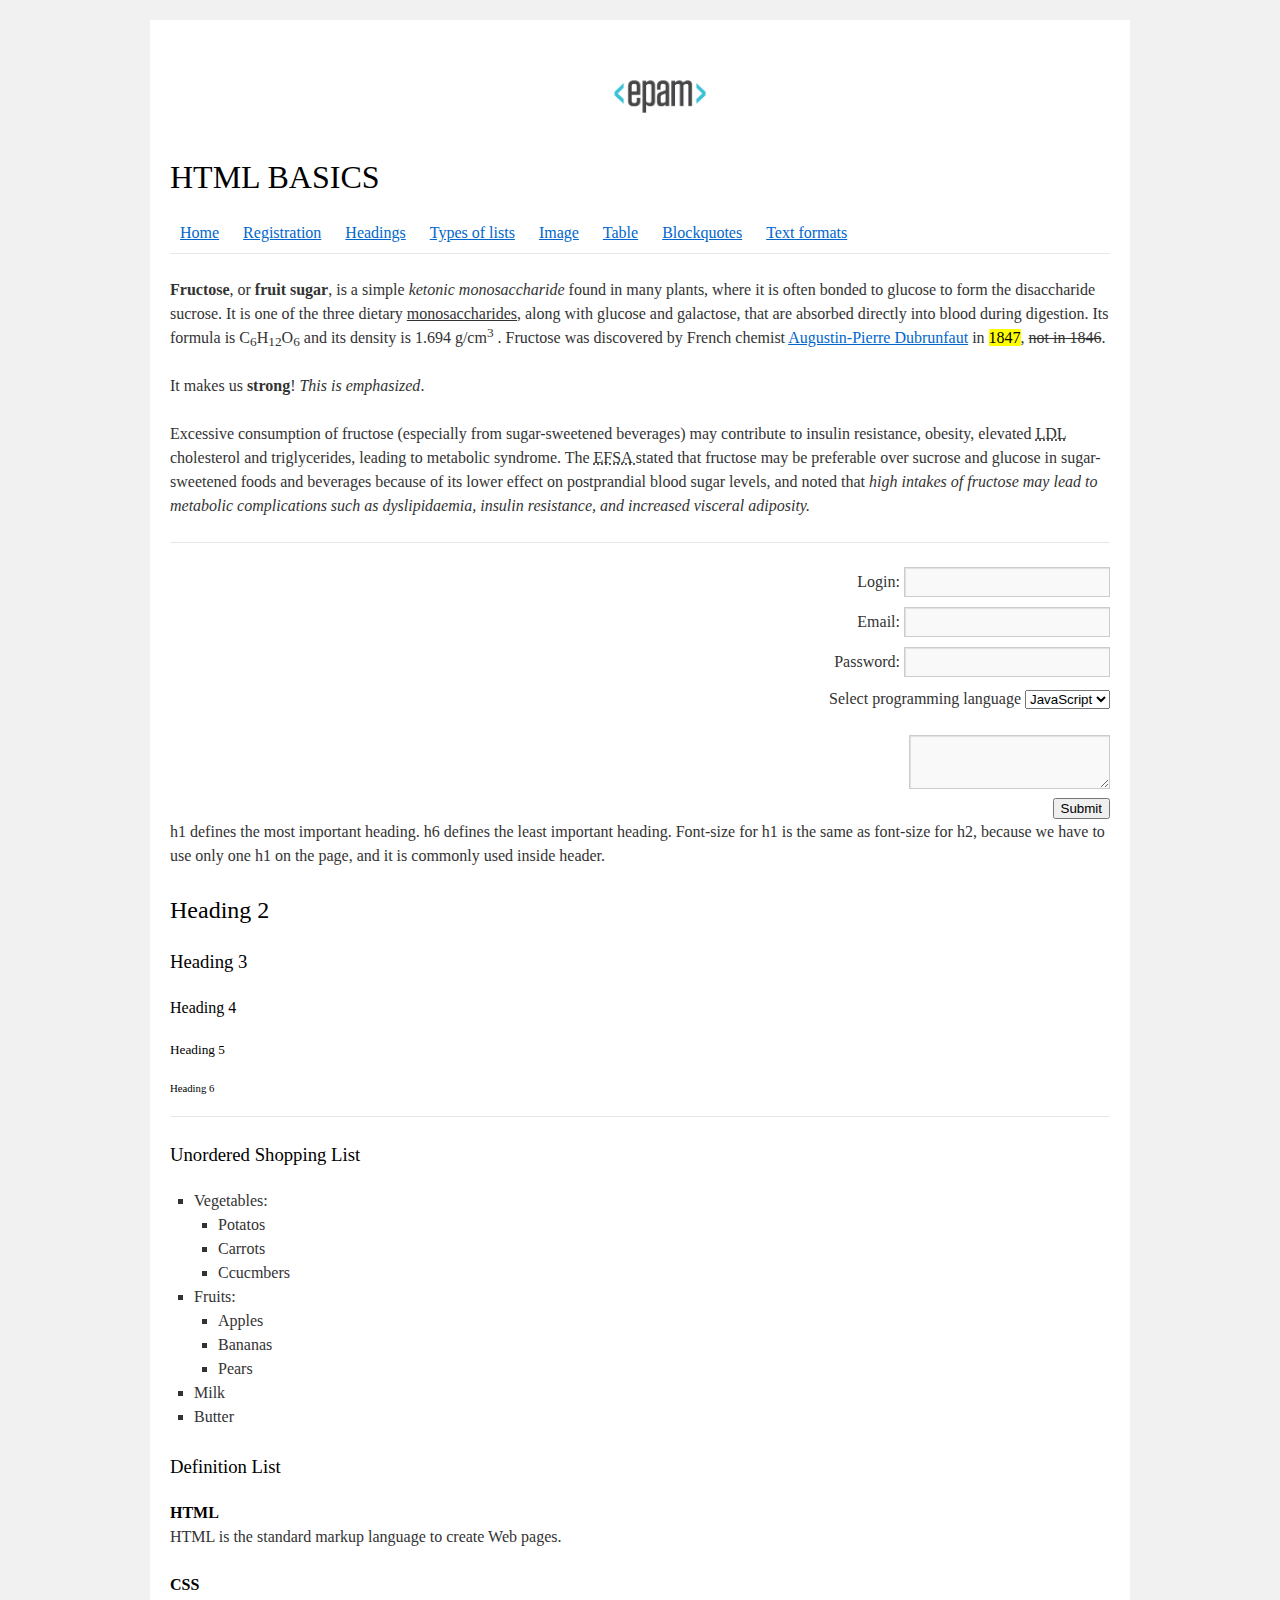
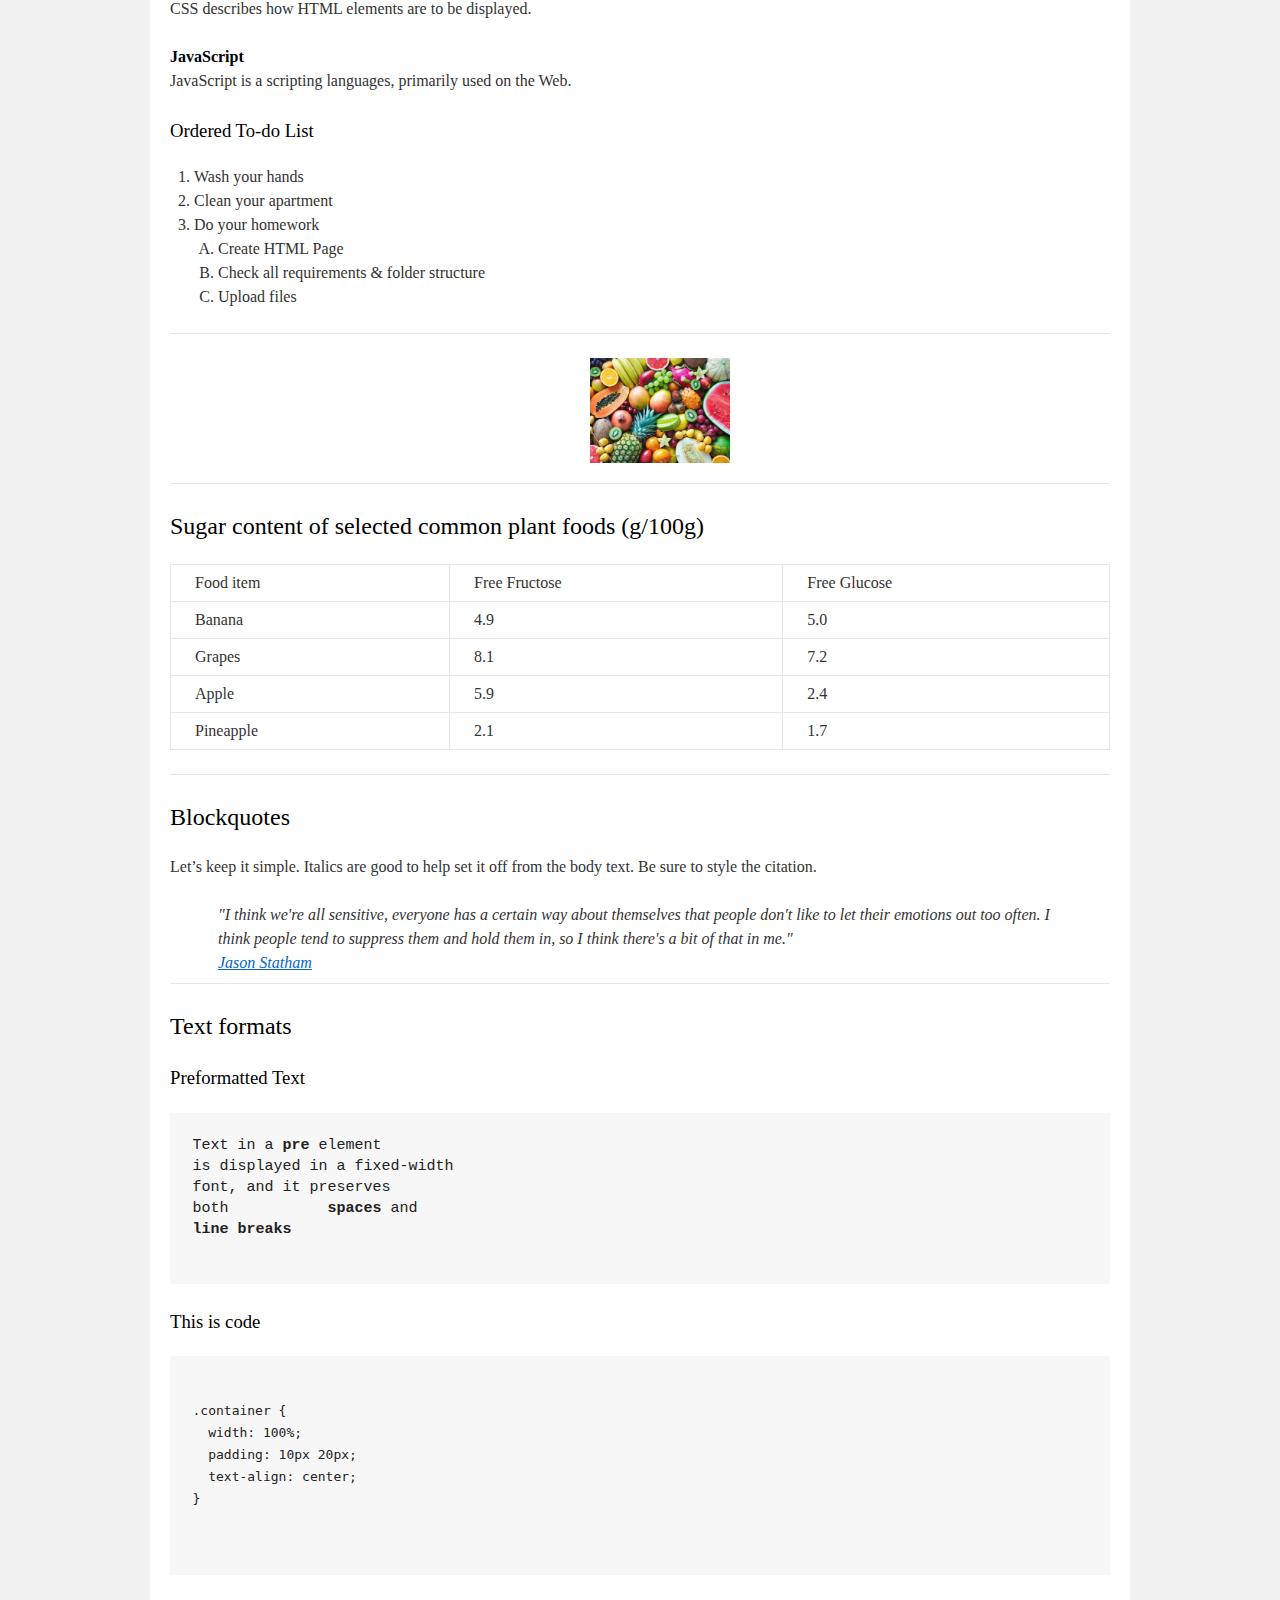
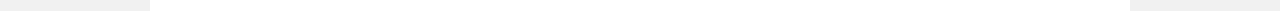
<file: FL14_HW1/homework/index.html>
<!DOCTYPE html>
<html lang="en">
  <head>
    <meta charset="utf-8" />
    <title>HTML Basics</title>
    <link rel="stylesheet" href="style.css" />
  </head>

  <body>
    <div id="wrapper">
      <div id="main">
        <div id="container">
          <div id="content" role="main">
            <img src="logo.png" alt="logoimage" />
            <h1 id="homeanchor">HTML BASICS</h1>

            <nav>
              <a href="#homeanchor">Home</a>
              <a href="#registrationanchor">Registration</a>
              <a href="#headingsanchor">Headings</a>
              <a href="#listsanchor">Types of lists</a>
              <a href="#imageanchor">Image</a>
              <a href="#tableanchor">Table</a>
              <a href="#blockquotesanchor">Blockquotes</a>
              <a href="#formatsanchor">Text formats</a>
            </nav>

            <hr />

            <p>
              <b>Fructose</b>, or <b>fruit sugar</b>, is a simple
              <i>ketonic monosaccharide</i> found in many plants, where it is
              often bonded to glucose to form the disaccharide sucrose. It is
              one of the three dietary <u>monosaccharides</u>, along with
              glucose and galactose, that are absorbed directly into blood
              during digestion. Its formula is C<sub>6</sub>H<sub>12</sub>O<sub
                >6</sub
              >
              and its density is 1.694 g/cm<sup>3</sup> . Fructose was
              discovered by French chemist
              <a href="https://en.wikipedia.org/wiki/Augustin-Pierre_Dubrunfaut"
                >Augustin-Pierre Dubrunfaut</a
              >
              in <mark>1847</mark>, <s>not in 1846</s>.
            </p>
            <p>
              It makes us <strong>strong</strong>! <em>This is emphasized</em>.
            </p>
            <p>
              Excessive consumption of fructose (especially from sugar-sweetened
              beverages) may contribute to insulin resistance, obesity, elevated
              <abbr title="Low-density lipoprotein">LDL</abbr> cholesterol and
              triglycerides, leading to metabolic syndrome. The
              <abbr
                title="European Food
                Safety Authority"
                >EFSA
              </abbr>
              stated that fructose may be preferable over sucrose and glucose in
              sugar-sweetened foods and beverages because of its lower effect on
              postprandial blood sugar levels, and noted that
              <cite
                >high intakes of fructose may lead to metabolic complications
                such as dyslipidaemia, insulin resistance, and increased
                visceral adiposity.</cite
              >
            </p>
            <hr />

            <form>
              <fieldset>
                <label for="userlogin" id="registrationanchor">Login:</label>
                <input id="userlogin" type="text" /><br />

                <label for="useremail">Email:</label>
                <input id="useremail" type="text" /><br />

                <label for="userpassword">Password:</label>
                <input id="userpassword" type="text" /><br />

                <label for="listoflanguages">Select programming language</label>
                <select id="listoflanguages">
                  <option value="JS">JavaScript</option>
                  <option value="HTML">Python</option>
                  <option value="CSS">PHP</option></select
                ><br /><br />
                <textarea> </textarea><br />
                <button type="submit">Submit</button>
              </fieldset>
            </form>
            <p>
              h1 defines the most important heading. h6 defines the least
              important heading. Font-size for h1 is the same as font-size for
              h2, because we have to use only one h1 on the page, and it is
              commonly used inside header.
            </p>
            <h2 id="headingsanchor">Heading 2</h2>
            <h3>Heading 3</h3>
            <h4>Heading 4</h4>
            <h5>Heading 5</h5>
            <h6>Heading 6</h6>

            <hr />

            <h3 id="listsanchor">Unordered Shopping List</h3>

            <ul>
              <li>
                Vegetables:
                <ul>
                  <li>Potatos</li>
                  <li>Carrots</li>
                  <li>Ccucmbers</li>
                </ul>
              </li>
              <li>
                Fruits:
                <ul>
                  <li>Apples</li>
                  <li>Bananas</li>
                  <li>Pears</li>
                </ul>
              </li>
              <li>Milk</li>
              <li>Butter</li>
            </ul>

            <h3>Definition List</h3>
            <dl>
              <dt>HTML</dt>
              <dd>HTML is the standard markup language to create Web pages.</dd>
              <dt>CSS</dt>
              <dd>CSS describes how HTML elements are to be displayed.</dd>
              <dt>JavaScript</dt>
              <dd>
                JavaScript is a scripting languages, primarily used on the Web.
              </dd>
            </dl>

            <h3>Ordered To-do List</h3>
            <ol>
              <li>Wash your hands</li>
              <li>Clean your apartment</li>
              <li>
                Do your homework
                <ol type="A">
                  <li>Create HTML Page</li>
                  <li>Check all requirements & folder structure</li>
                  <li>Upload files</li>
                </ol>
              </li>
            </ol>

            <hr />

            <img src="fruits.jpg" id="imageanchor" alt="fruitsimage" />

            <hr />
            <h2>Sugar content of selected common plant foods (g/100g)</h2>

            <table>
              <tr>
                <td id="tableanchor">Food item</td>
                <td>Free Fructose</td>
                <td>Free Glucose</td>
              </tr>
              <tr>
                <td>Banana</td>
                <td>4.9</td>
                <td>5.0</td>
              </tr>
              <tr>
                <td>Grapes</td>
                <td>8.1</td>
                <td>7.2</td>
              </tr>
              <tr>
                <td>Apple</td>
                <td>5.9</td>
                <td>2.4</td>
              </tr>
              <tr>
                <td>Pineapple</td>
                <td>2.1</td>
                <td>1.7</td>
              </tr>
            </table>
            <hr />

            <h2 id="blockquotesanchor">Blockquotes</h2>
            <p>
              Let’s keep it simple. Italics are good to help set it off from the
              body text. Be sure to style the citation.
            </p>
            <blockquote>
              "I think we're all sensitive, everyone has a certain way about
              themselves that people don't like to let their emotions out too
              often. I think people tend to suppress them and hold them in, so I
              think there's a bit of that in me."<br />
              <a href="https://en.wikipedia.org/wiki/Jason_Statham"
                >Jason Statham</a
              >
            </blockquote>

            <hr />

            <h2 id="formatsanchor">Text formats</h2>

            <h3>Preformatted Text</h3>
            <pre>
Text in a <b>pre</b> element
is displayed in a fixed-width
font, and it preserves
both           <b>spaces</b> and
<b>line breaks</b>
            </pre>

            <h3>This is code</h3>

            <pre>
                <code>
.container {
  width: 100%;
  padding: 10px 20px;
  text-align: center;
}
</code>
            </pre>
          </div>
        </div>
      </div>
    </div>
  </body>
</html>
</file>
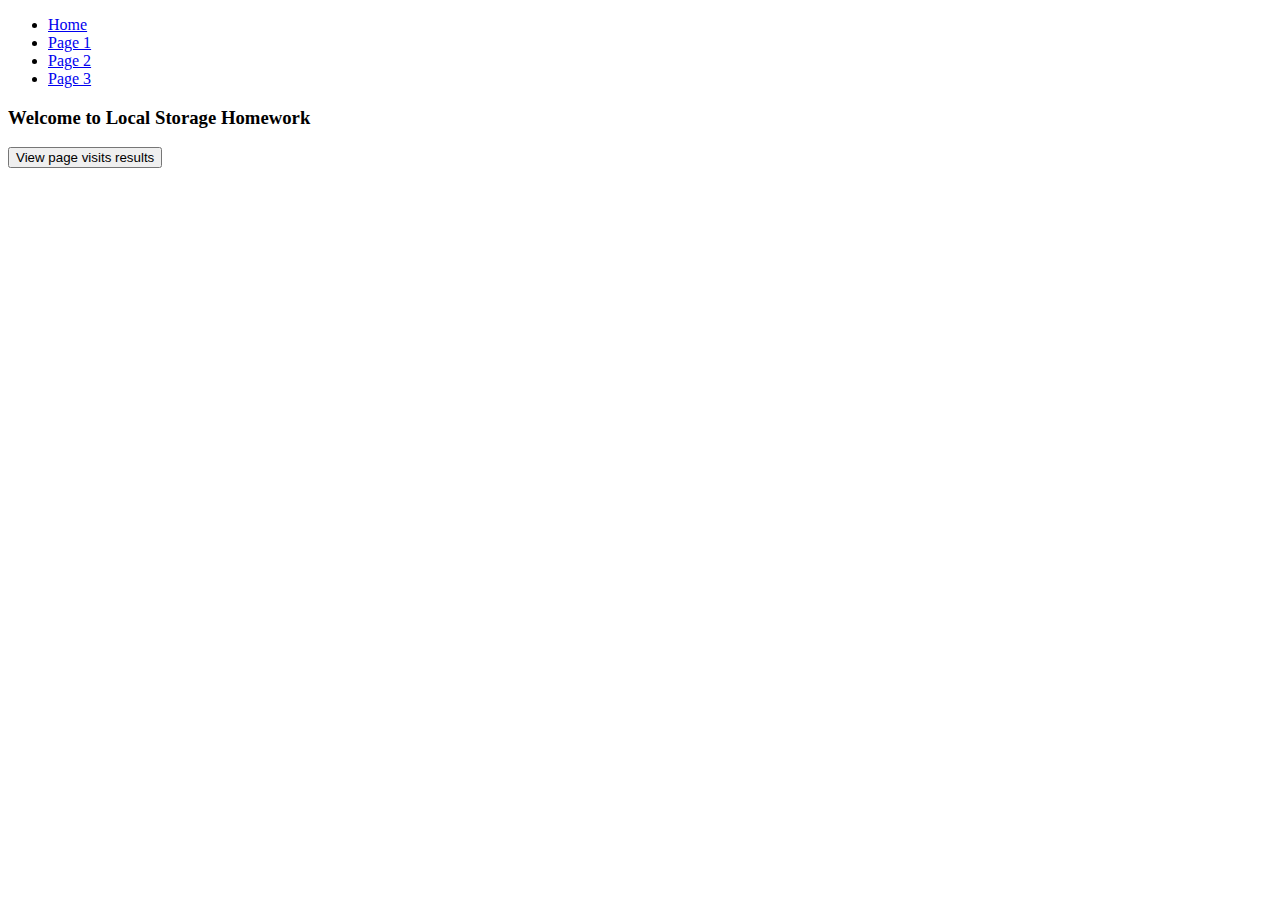
<file: FL14_HW12/homework/index.html>
<!DOCTYPE html>
<html lang="en">

<head>
  <meta charset="UTF-8">
  <meta name="viewport" content="width=device-width, initial-scale=1.0">
  <meta http-equiv="X-UA-Compatible" content="ie=edge">
  <link href="https://fonts.googleapis.com/css?family=Hind:400,600%7CSource+Sans+Pro:400,600,700%7CFresca"
        rel="stylesheet"/>

  <link rel="stylesheet" type="text/css" href="css/main.css">
  <link rel="stylesheet" href="https://cdn.jsdelivr.net/npm/bootstrap@4.5.3/dist/css/bootstrap.min.css"
        integrity="sha384-TX8t27EcRE3e/ihU7zmQxVncDAy5uIKz4rEkgIXeMed4M0jlfIDPvg6uqKI2xXr2" crossorigin="anonymous">
  <script src="https://code.jquery.com/jquery-3.5.1.slim.min.js"
          integrity="sha384-DfXdz2htPH0lsSSs5nCTpuj/zy4C+OGpamoFVy38MVBnE+IbbVYUew+OrCXaRkfj"
          crossorigin="anonymous"></script>
  <script src="https://cdn.jsdelivr.net/npm/bootstrap@4.5.3/dist/js/bootstrap.bundle.min.js"
          integrity="sha384-ho+j7jyWK8fNQe+A12Hb8AhRq26LrZ/JpcUGGOn+Y7RsweNrtN/tE3MoK7ZeZDyx"
          crossorigin="anonymous"></script>

  <script src="js/index.js"></script>

  <title>Homework 12</title>
</head>

<body>
  <div class="container">
    <div class="mx-auto" id="content">
      <ul class="nav nav-pills mt-3 mb-5 ml-5">
        <li class="nav-item">
          <a class="nav-link active" href="#">Home</a>
        </li>
        <li class="nav-item">
          <a class="nav-link" onclick="visitLink('Page1')" href="page_1.html">Page 1</a>
        </li>
        <li class="nav-item">
          <a class="nav-link" onclick="visitLink('Page2')" href="page_2.html">Page 2</a>
        </li>
        <li class="nav-item">
          <a class="nav-link" onclick="visitLink('Page3')" href="page_3.html">Page 3</a>
        </li>
      </ul>
      <h3 class="mb-5">Welcome to Local Storage Homework</h3>
      <button type="button" onclick="viewResults()" class="btn btn-primary btn-lg btn-block mb-5">View page visits results</button>
    </div>

  </div>
</body>

</html>
</file>
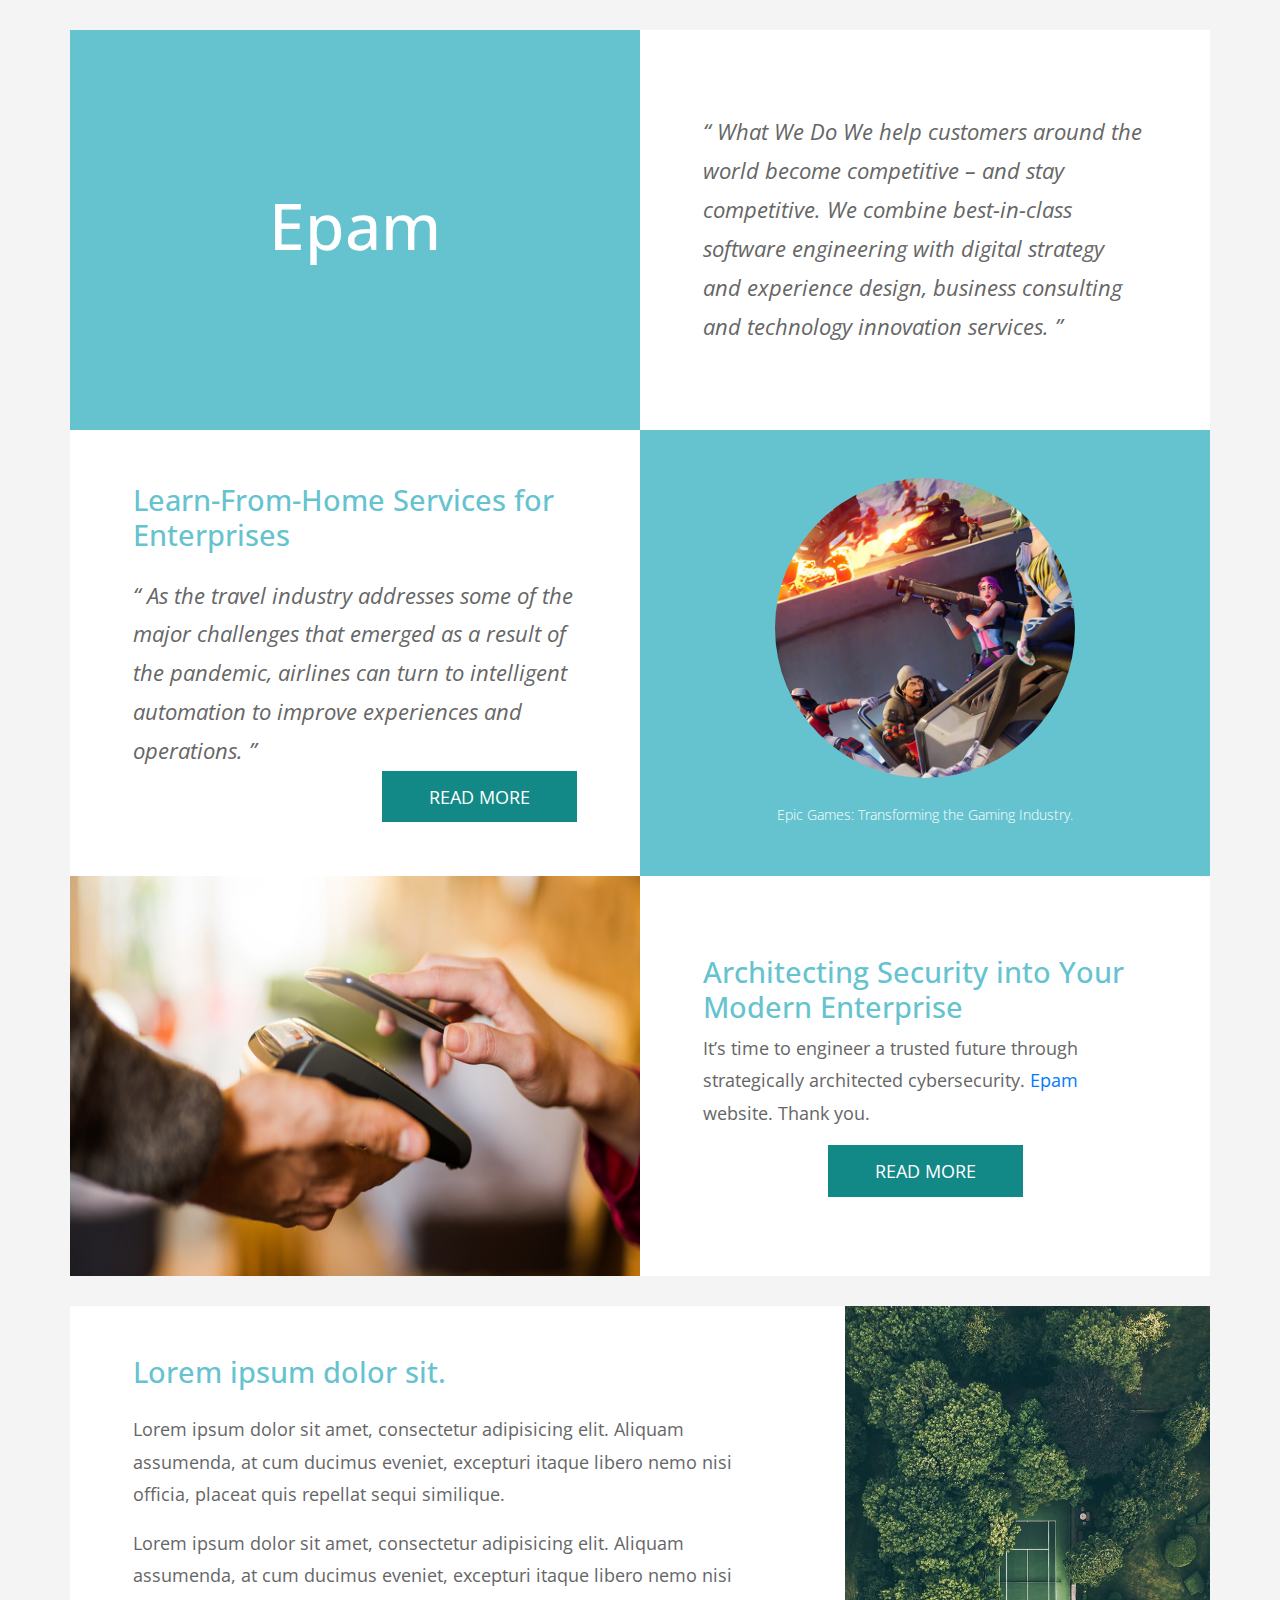
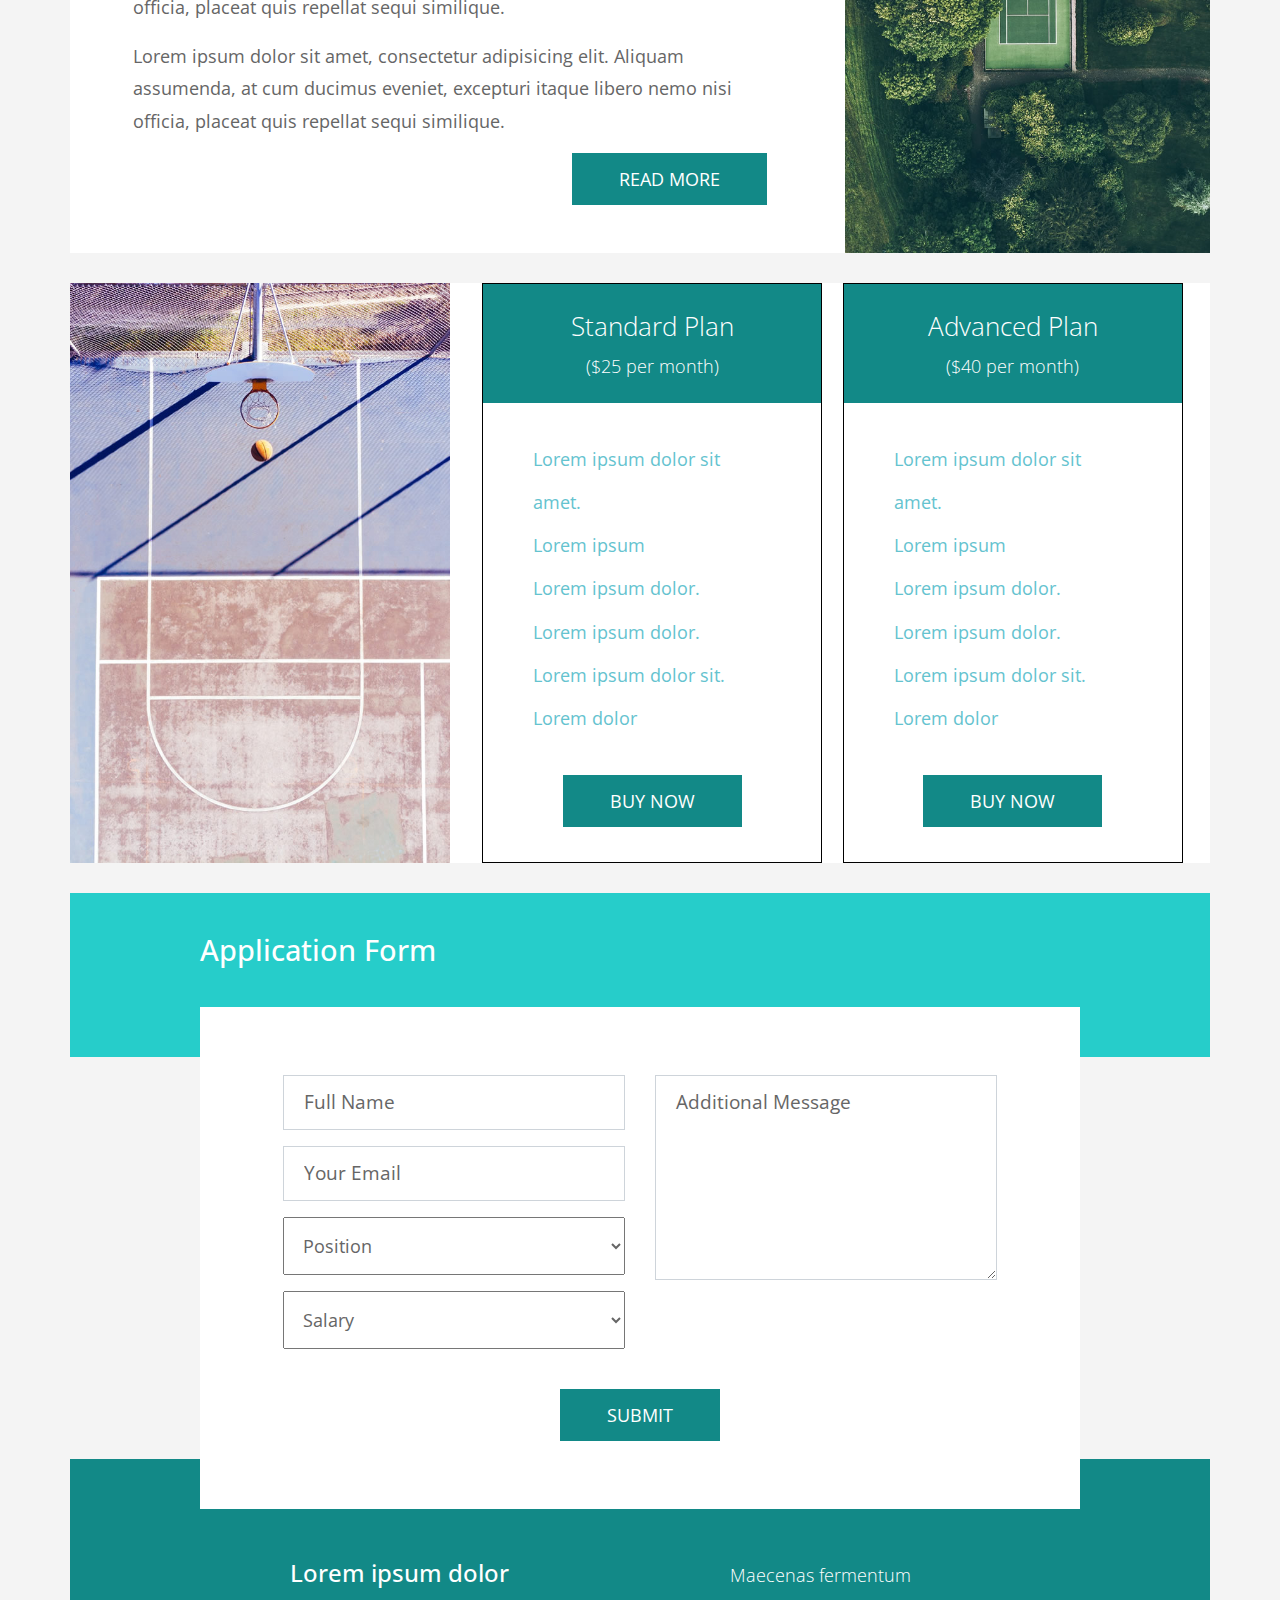
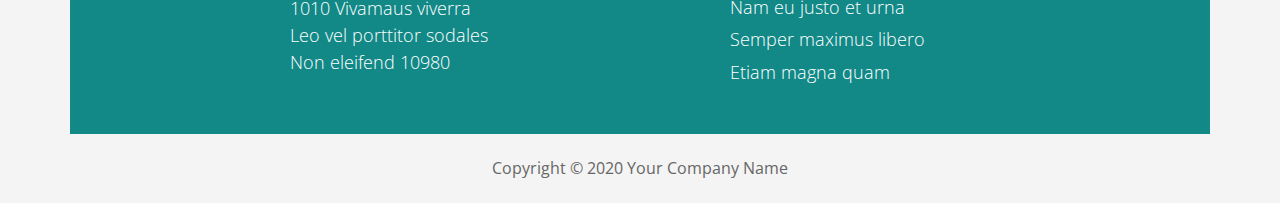
<file: FL14_HW2/homework/index.html>
<!DOCTYPE html>
<html lang="en">
<head>
  <meta charset="utf-8">
  <meta name="viewport" content="width=device-width, initial-scale=1">

  <title>CSS BASICS HW</title>
  
    <link rel="stylesheet" href="https://fonts.googleapis.com/css?family=Open+Sans:300,400">
    <link rel="stylesheet" href="css/bootstrap.min.css">
    <link rel="stylesheet" href="css/general.css">
    <link rel="stylesheet" href="css/style.css">

</head>

<body>

 <div class="container">
    
    <section class="row tm-section tm-card">
       <div class="col-sm-12 col-md-12 col-lg-6 col-xl-6 p-0">
        <div class="tm-flex-center p-5 tm-bg-color-primary tm-section-min-h">
          <h1 class="tm-text-color-white tm-site-name">Epam</h1>
        </div>
      </div>
      <div class="col-sm-12 col-md-12 col-lg-6 col-xl-6">
        <div class="tm-flex-center p-5">
          <q class="tm-quote">
              What We Do
              We help customers around the world become competitive – and stay competitive.
              We combine best-in-class software engineering with digital strategy and experience design, business consulting and technology innovation services.
          </q>
        </div>
      </div>
    </section>
    
    <section class="row tm-section tm-card tm-col-md-reverse">
        <div class="col-sm-12 col-md-12 col-lg-6 col-xl-6 p-0">
            <div class="tm-flex-center p-5 tm-bg-color-primary">
                <div class="tm-max-w-400 tm-flex-center tm-flex-col">
                    <div class="rounded-circle mb-4"></div>
                    <p class="tm-text-color-white small tm-font-thin mb-0">Epic Games: Transforming the Gaming Industry.</p>
                </div>
            </div>
        </div>
        <div class="col-sm-12 col-md-12 col-lg-6 col-xl-6">
      <div class="tm-flex-center p-5">
        <div class="tm-md-flex-center">
          <h2 class="tm-text-color-primary mb-4">Learn-From-Home Services for Enterprises</h2>
            <q class="tm-quote">
                As the travel industry addresses some of the major challenges that emerged as a result of the pandemic, airlines can turn to intelligent automation to improve experiences and operations.
            </q>
          <a href="#" class="btn btn-primary float-lg-right tm-md-align-center">Read more</a>
        </div>
      </div>
    </div>
    </section>
    
    <section class="row tm-section tm-mb-30 tm-card">
      <div class="col-sm-12 col-md-12 col-lg-6 col-xl-6 p-0 text-center">
        <img src="img/image-01.jpg" alt="Image" class="img-fluid">
      </div>
      <div class="col-sm-12 col-md-12 col-lg-6 col-xl-6">
        <div class="tm-flex-center p-5">
          <div class="tm-flex-center tm-flex-col">
            <h2 class="tm-text-color-primary">Architecting Security into Your Modern Enterprise</h2>
            <p>It’s time to engineer a trusted future through strategically architected cybersecurity.
                <a href="https://www.epam.com/insights/white-papers/architecting-security-into-your-modern-enterprise" target="_parent">Epam</a>
                website. Thank you.</p>
            <a href="#" class="btn btn-primary">Read More</a>
          </div>
        </div>
      </div>
    </section>
    
    <section class="row tm-section tm-mb-30">
     <div class="col-sm-12 col-md-12 col-lg-8 col-xl-8">
      <div class="tm-flex-center pl-5 pr-5 pt-5 pb-5">
        <div class="tm-md-flex-center">
         <h2 class="mb-4 tm-text-color-primary">Lorem ipsum dolor sit.</h2>
         <p>Lorem ipsum dolor sit amet, consectetur adipisicing elit. Aliquam assumenda, at cum ducimus eveniet, excepturi itaque libero nemo nisi officia, placeat quis repellat sequi similique.</p>
            <p>Lorem ipsum dolor sit amet, consectetur adipisicing elit. Aliquam assumenda, at cum ducimus eveniet, excepturi itaque libero nemo nisi officia, placeat quis repellat sequi similique.</p>
            <p>Lorem ipsum dolor sit amet, consectetur adipisicing elit. Aliquam assumenda, at cum ducimus eveniet, excepturi itaque libero nemo nisi officia, placeat quis repellat sequi similique.</p>
         <a href="#" class="btn btn-primary float-lg-right tm-md-align-center">Read More</a>
       </div>
     </div>
    </div>
    <div class="col-sm-12 col-md-12 col-lg-4 col-xl-4 text-xl-right text-md-center text-center mt-5 mt-lg-0 pr-lg-0">
     <img src="img/image-02.jpg" alt="Image" class="img-fluid">
    </div>
    </section>
    
    <section class="row tm-section tm-mb-30">
      <div class="col-sm-12 col-md-12 col-lg-4 col-xl-4 p-md-0 text-md-center text-center mb-4 mb-lg-0">
       <img src="img/image-03.jpg" alt="Image" class="img-fluid">
     </div>
     <div class="col-sm-12 col-md-6 col-lg-4 col-xl-4 pl-lg-4 pr-xl-0 mb-4 mb-lg-0">
      <div class="tm-flex-center">
       <div class="tm-pricing-table">
        <div class="tm-bg-color-secondary tm-text-color-white text-center tm-font-thin tm-pricing-header">
          <p class="mb-0 tm-pricing-header-title">Standard Plan</p>
          <p class="mb-0 tm-pricing-header-subtitle">($25 per month)</p>
        </div>
        <div class="tm-pricing-body">
          <ul class="tm-feature-list">
            <li>Lorem ipsum dolor sit amet.</li>
            <li>Lorem ipsum</li>
            <li>Lorem ipsum dolor.</li>
            <li>Lorem ipsum dolor.</li>
            <li>Lorem ipsum dolor sit.</li>
            <li>Lorem dolor</li>
          </ul>
          <a href="#" class="btn btn-secondary">Buy now</a>
        </div>
      </div>
    </div>
    </div>
    <div class="col-sm-12 col-md-6 col-lg-4 col-xl-4 pl-xl-0 mb-4 mb-lg-0">
      <div class="tm-flex-center">
       <div class="tm-pricing-table">
        <div class="tm-bg-color-secondary tm-text-color-white text-center tm-font-thin tm-pricing-header">
          <p class="mb-0 tm-pricing-header-title">Advanced Plan</p>
          <p class="mb-0 tm-pricing-header-subtitle">($40 per month)</p>
        </div>
        <div class="tm-pricing-body">
            <ul class="tm-feature-list">
                <li>Lorem ipsum dolor sit amet.</li>
                <li>Lorem ipsum</li>
                <li>Lorem ipsum dolor.</li>
                <li>Lorem ipsum dolor.</li>
                <li>Lorem ipsum dolor sit.</li>
                <li>Lorem dolor</li>
            </ul>
          <a href="#" class="btn btn-secondary">Buy now</a>
            <p class="tm-pricing-discount">
                <span class="tm-pricing-discount__star">*</span>
                <span class="tm-pricing-discount__text">Special discount</span>
            </p>
        </div>
      </div>
    </div>
    </div>
    </section>
    
    <section class="row">
      <div class="col-lg-12 tm-form-header pl-5 pr-5">
        <h2 class="tm-container-inner tm-text-color-white">Application Form</h2>
      </div>
      <div class="col-lg-12 pl-2 pl-sm-3 pl-md-5 pr-2 pr-sm-3 pr-md-5">
        <form action="index.html" method="post" class="row tm-container-inner tm-contact-form">
          <div class="col-xs-12 col-sm-12 col-md-6 col-lg-6 col-xl-6">
            <div class="form-group">
              <input type="text" id="contact_name" name="contact_name" class="form-control" placeholder="Full Name"  required/>
            </div>
            <div class="form-group">
              <input type="email" id="contact_email" name="contact_email" class="form-control" placeholder="Your Email"  required/>
            </div>
            <div class="form-group">
              <select>
                <option value="">Position</option>
                <option value="ceo">Chief Executive Officer</option>
                <option value="ms">Marketing Specialist</option>
                <option value="om">Operating Manager</option>
                <option value="sa">Sales Assistant</option>
              </select>
            </div>
            <div class="form-group">
              <select>
                <option value="">Salary</option>
                <option value="100k">$100,000-$140,000</option>
                <option value="200k">$200,000-$260,000</option>
                <option value="300k">$300,000-$375,000</option>
              </select>
            </div>
          </div>
          <div class="col-xs-12 col-sm-12 col-md-6 col-lg-6 col-xl-6">
            <div class="form-group">
              <textarea id="contact_message" name="contact_message" class="form-control" rows="6" placeholder="Additional Message" required></textarea>
            </div>
          </div>
          <div class="col-xs-12 mt-4 tm-center">
            <button type="submit" class="btn btn-primary">Submit</button>
          </div>
        </form>
      </div>
      <div class="col-lg-12 tm-bg-color-secondary tm-text-color-white tm-font-thin tm-form-footer">
        <div class="row tm-container-inner">
          <div class="col-sm-12 col-md-6 col-lg-6 col-xl-6">
            <div class="tm-footer-info-box">
              <h4>Lorem ipsum dolor</h4>
              <address>
                1010 Vivamaus viverra<br>
                Leo vel porttitor sodales<br>
                Non eleifend 10980
              </address>
            </div>
          </div>
          <div class="col-sm-12 col-md-6 col-lg-6 col-xl-6">
            <div class="tm-footer-info-box">
              <p>Maecenas fermentum<br>
              Nam eu justo et urna<br>
              Semper maximus libero<br>
              Etiam magna quam</p>
            </div>
          </div>
        </div>
      </div>
    </section>

    <div class="row">
        <div class="col-lg-12">
            <p class="text-center small tm-copyright-text mb-0">Copyright &copy; <span class="tm-current-year">2020</span> Your Company Name</p>
        </div>
    </div>

</div>

</body>
</html>
</file>
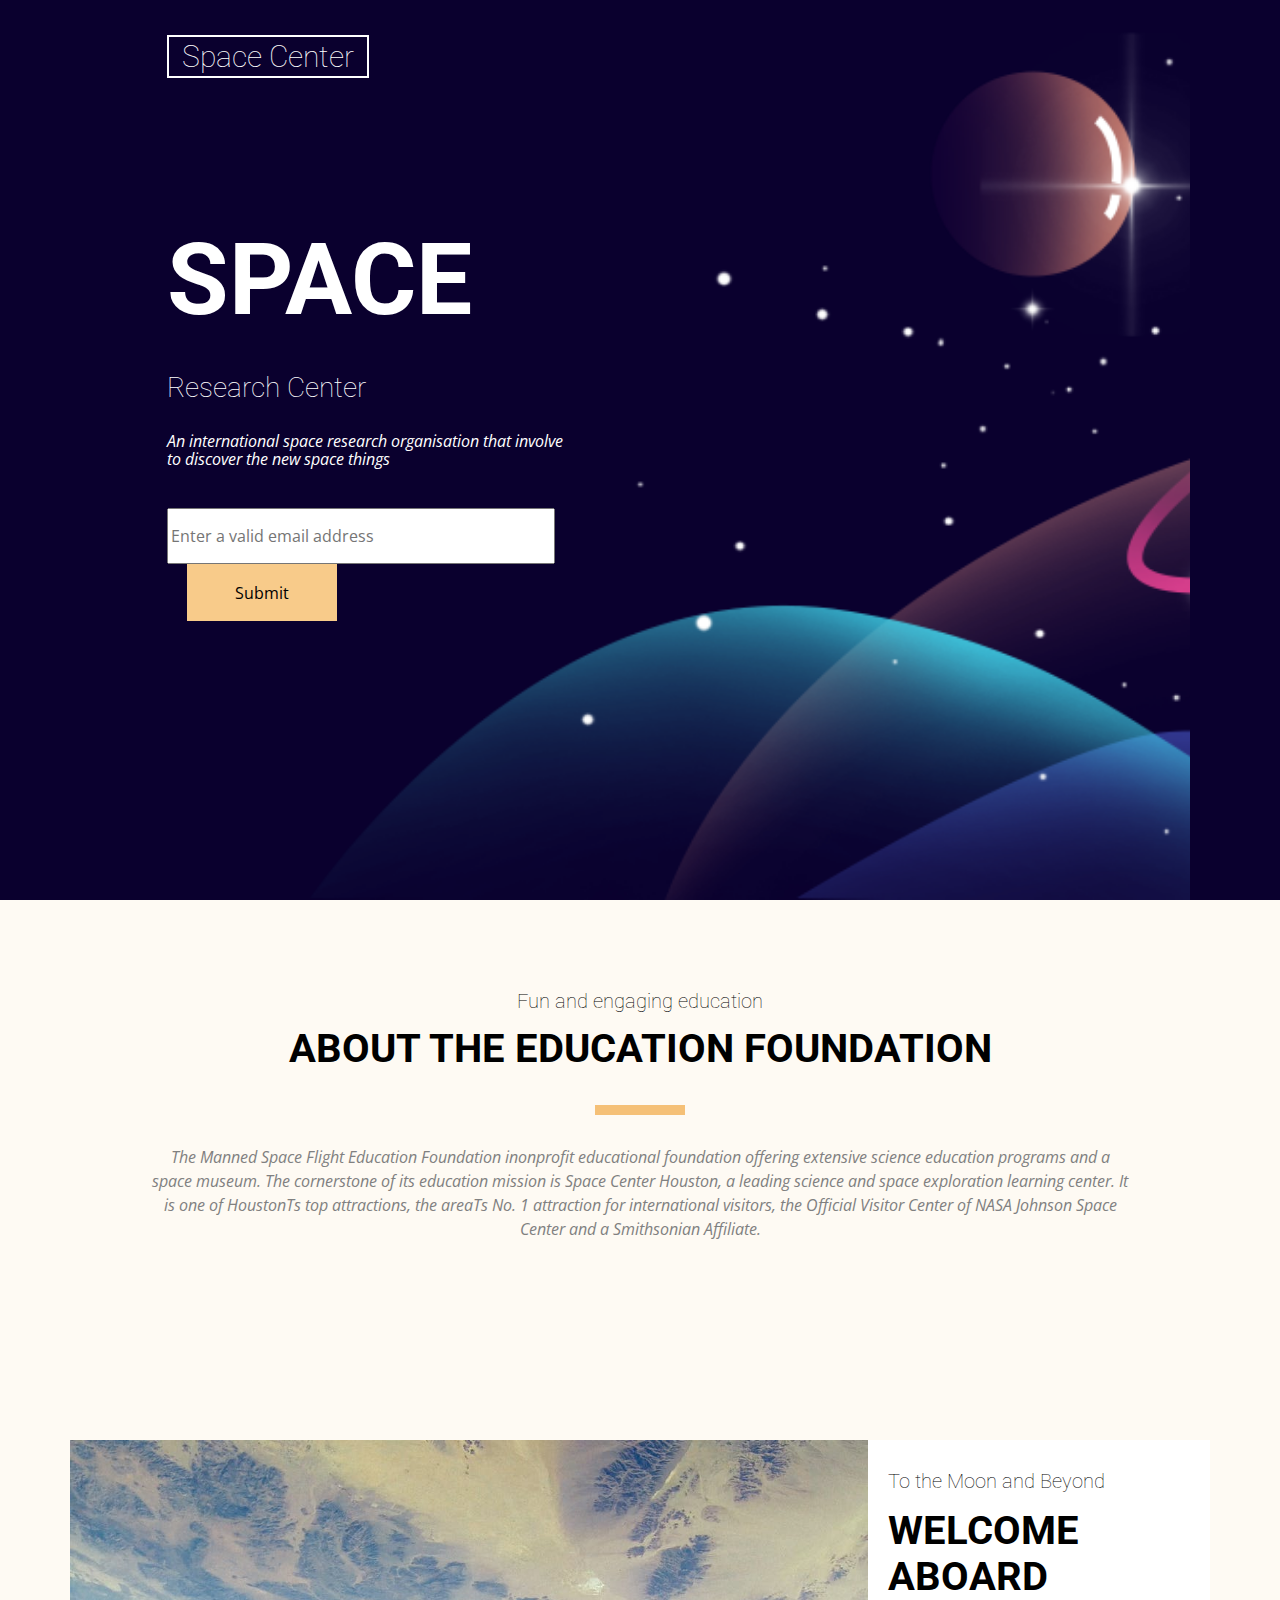
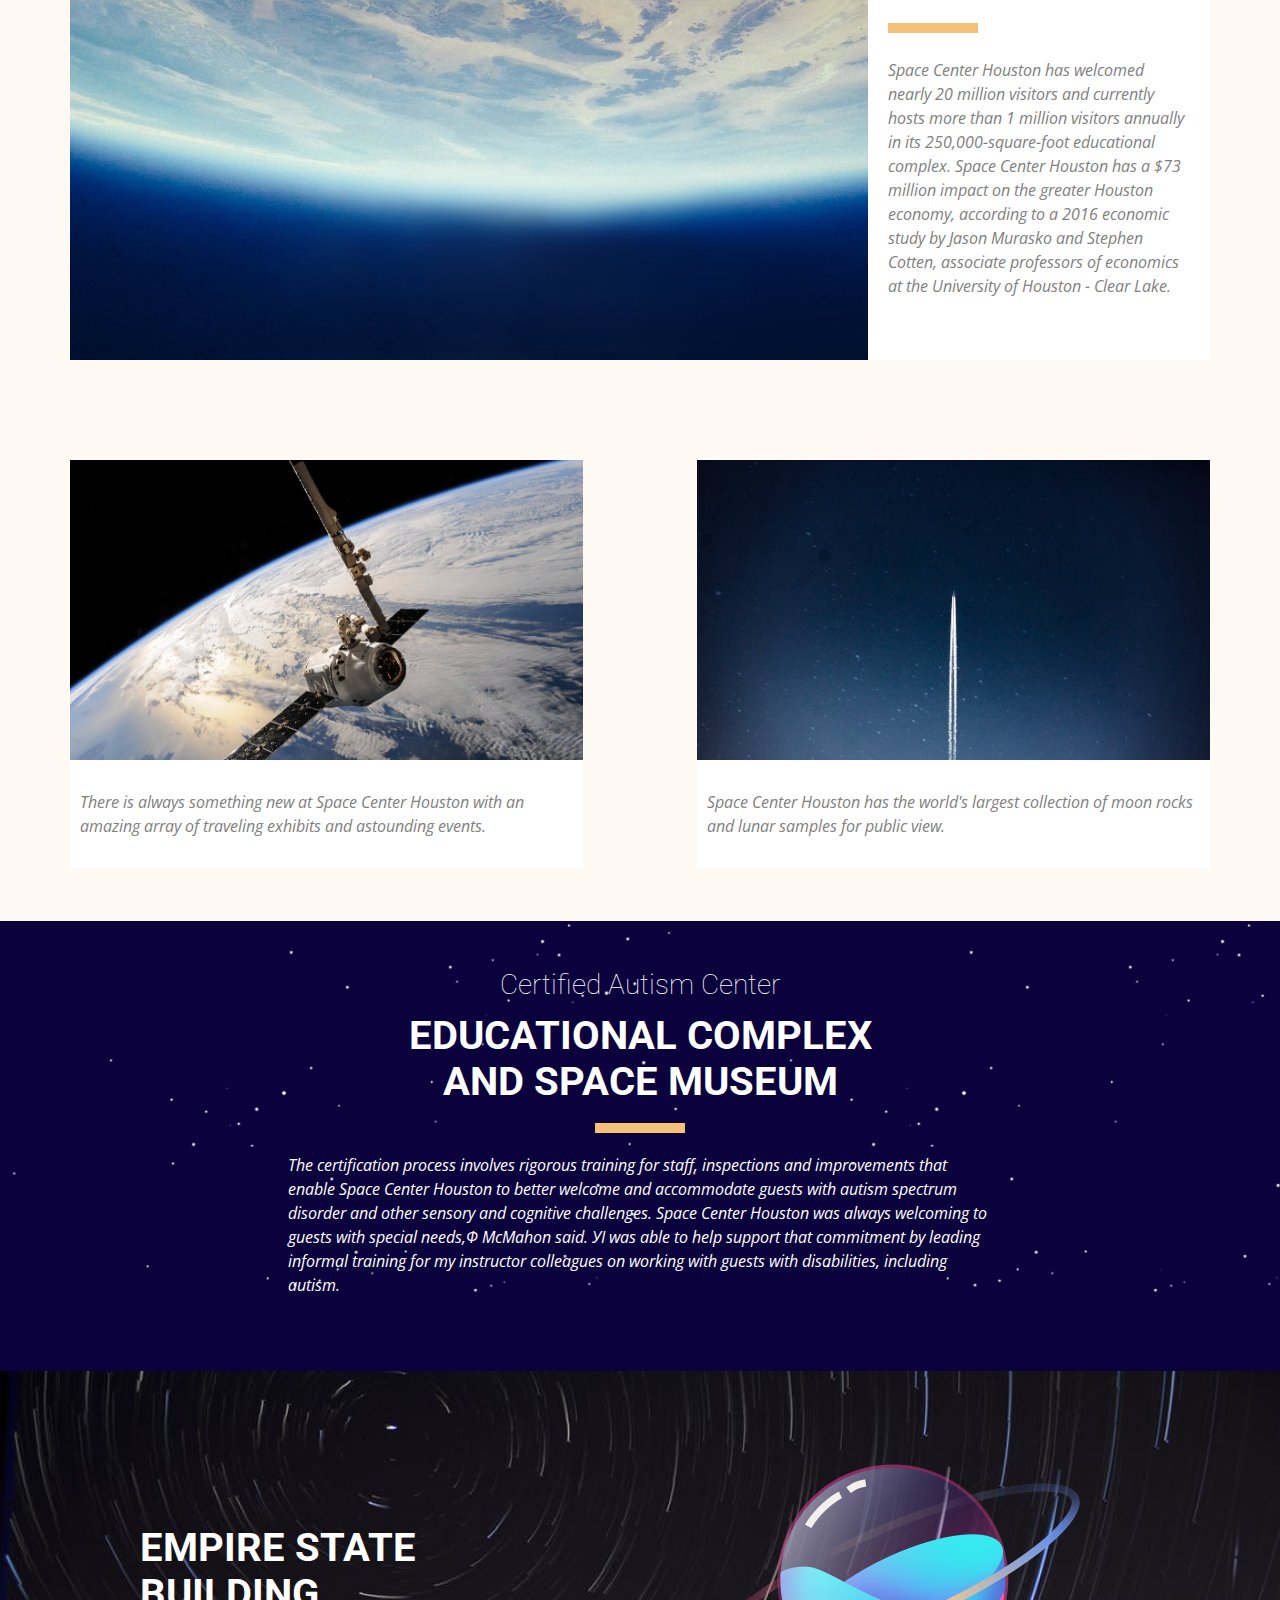
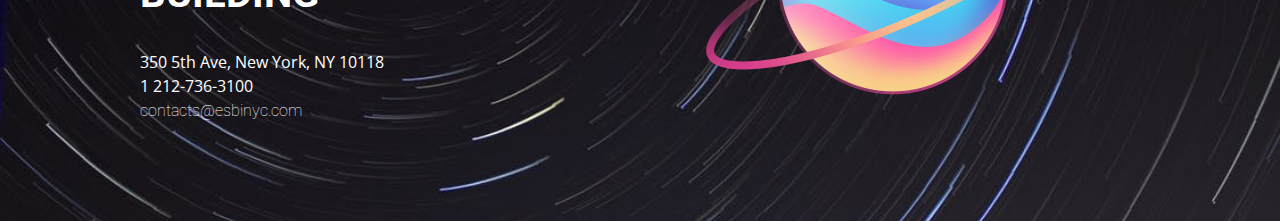
<file: FL14_HW4/homework/index.html>
<!DOCTYPE html>
<html lang="en">
  <head>
    <meta charset="utf-8" />
    <title>Space Reserch Center</title>
    <link rel="stylesheet" href="css/style.css" />
    <link
      href="https://fonts.googleapis.com/css2?family=Open+Sans:wght@300&family=Roboto:wght@300;500&display=swap"
      rel="stylesheet"
    />
  </head>

  <body>
    <header class="header">
      <section class="section-header-outer">
        <div class="section-header-inner">
          <div class="section-header-content">
            <div class="section-header-title">
              <a
                href="https://spacecenter.org/"
                class="section-header-title-url"
                >Space Center</a
              >
            </div>
            <div class="section-header-subtitle"><h1>SPACE</h1></div>
            <div class="section-header-text">
              <h3>Research Center</h3>
              <em
                >An international space research organisation that involve<br />
                to discover the new space things</em
              >
            </div>
            <div class="section-header-form">
              <div class="section-header-form-input">
                <input type="text" placeholder="Enter a valid email address" />
              </div>
              <button type="submit" class="section-header-form-button">
                Submit
              </button>
            </div>
          </div>
        </div>
      </section>
    </header>

    <main class="main">
      <section class="section-fun-outer">
        <div class="section-fun-inner">
          <div class="section-fun-content">
            <div class="section-fun-title">
              <h3>Fun and engaging education</h3>
            </div>
            <div class="section-fun-subtitle">
              <h2>ABOUT THE EDUCATION FOUNDATION</h2>
            </div>
            <div class="yellow-block-header-section"></div>
            <div class="section-fun-text">
              The Manned Space Flight Education Foundation inonprofit
              educational foundation offering extensive science education
              programs and a space museum. The cornerstone of its education
              mission is Space Center Houston, a leading science and space
              exploration learning center. It is one of HoustonТs top
              attractions, the areaТs No. 1 attraction for international
              visitors, the Official Visitor Center of NASA Johnson Space Center
              and a Smithsonian Affiliate.
            </div>
          </div>
        </div>
      </section>

      <section class="section-welcome-outer">
        <div class="section-welcome-image"></div>
        <div class="section-welcome-sidecontent">
          <div class="section-welcome-title">
            <h3>To the Moon and Beyond</h3>
          </div>
          <div class="section-welcome-subtitle">
            <h2>WELCOME ABOARD</h2>
          </div>
          <div class="yellow-block-welcome-section"></div>
          <div class="section-welcome-text">
            Space Center Houston has welcomed nearly 20 million visitors and
            currently hosts more than 1 million visitors annually in its
            250,000-square-foot educational complex. Space Center Houston has a
            $73 million impact on the greater Houston economy, according to a
            2016 economic study by Jason Murasko and Stephen Cotten, associate
            professors of economics at the University of Houston - Clear Lake.
          </div>
        </div>
      </section>

      <section class="section-twophotos-outer">
        <div class="section-twophotos-firstcolumn">
          <div class="section-twophotos-firstcolumn-image"></div>
          <div class="section-twophotos-firstcolumn-text">
            There is always something new at Space Center Houston with an
            amazing array of traveling exhibits and astounding events.
          </div>
        </div>
        <div class="section-twophotos-secondcolumn">
          <div class="section-twophotos-secondcolumn-image"></div>
          <div class="section-twophotos-secondcolumn-text">
            Space Center Houston has the world's largest collection of moon
            rocks and lunar samples for public view.
          </div>
        </div>
      </section>
    </main>

    <footer class="footer">
      <section class="section-museum-outer">
        <div class="section-museum-inner">
          <div class="section-museum-title">
            <h3>Certified Autism Center</h3>
          </div>
          <div class="section-museum-subtitle">
            <h2>EDUCATIONAL COMPLEX AND SPACE MUSEUM</h2>
          </div>
          <div class="yellow-block-museum-section"></div>
          <div class="section-museum-text">
            The certification process involves rigorous training for staff,
            inspections and improvements that enable Space Center Houston to
            better welcome and accommodate guests with autism spectrum disorder
            and other sensory and cognitive challenges. Space Center Houston was
            always welcoming to guests with special needs,Ф McMahon said. УI was
            able to help support that commitment by leading informal training
            for my instructor colleagues on working with guests with
            disabilities, including autism.
          </div>
        </div>
      </section>

      <section class="section-footer-outer">
        <div class="section-footer-firstcolumn">
          <div class="section-footer-firstcolumn-title">
            <h2>EMPIRE STATE BUILDING</h2>
          </div>
          <div class="section-footer-firstcolumn-text">
            350 5th Ave, New York, NY 10118 <br />1 212-736-3100 <br /><a
              href="mailto:rostykklok2699@gmail.com"
              class="section-footer-mail"
              >contacts@esbinyc.com</a
            >
          </div>
        </div>
        <div class="section-footer-secondcolumn">
          <div class="section-footer-secondcolumn-image">
            <img
              src="img/footer-img.png"
              alt="footer image"
              class="footer-image"
            />
          </div>
        </div>
      </section>
    </footer>
  </body>
</html>
</file>
<file: FL14_HW1/homework/style.css>
html,
body,
div,
span,
applet,
object,
iframe,
h1,
h2,
h3,
h4,
h5,
h6,
p,
blockquote,
pre,
a,
abbr,
acronym,
address,
big,
cite,
code,
del,
dfn,
em,
font,
img,
ins,
kbd,
q,
s,
samp,
small,
strike,
strong,
sub,
sup,
tt,
var,
b,
u,
i,
center,
dl,
dt,
dd,
ol,
ul,
li,
fieldset,
form,
label,
legend,
table,
caption,
tbody,
tfoot,
thead,
tr,
th,
td {
  background: transparent;
  border: 0;
  margin: 0;
  padding: 0;
  vertical-align: baseline;
}
body {
  line-height: 1;
}
h1,
h2,
h3,
h4,
h5,
h6 {
  clear: both;
  font-weight: normal;
}
ol,
ul {
  list-style: none;
}
blockquote {
  quotes: none;
}
blockquote:before,
blockquote:after {
  content: "";
  content: none;
}
del {
  text-decoration: line-through;
}
table {
  border-collapse: collapse;
  border-spacing: 0;
}
a img {
  border: 0;
}
#container {
  float: left;
  margin: 0 -240px 0 0;
  width: 100%;
}
#primary,
#secondary {
  float: right;
  overflow: hidden;
  width: 220px;
}
#secondary {
  clear: right;
}
#footer {
  clear: both;
  width: 100%;
}
.one-column #content {
  margin: 0 auto;
  width: 640px;
}
.single-attachment #content {
  margin: 0 auto;
  width: 900px;
}
body,
input,
textarea,
.page-title span,
.pingback a.url {
  font-family: Georgia, "Bitstream Charter", serif;
}
h3#comments-title,
h3#reply-title,
#access .menu,
#access div.menu ul,
#cancel-comment-reply-link,
.form-allowed-tags,
#site-info,
#site-title,
#wp-calendar,
.comment-meta,
.comment-body tr th,
.comment-body thead th,
.entry-content label,
.entry-content tr th,
.entry-content thead th,
.entry-meta,
.entry-title,
.entry-utility,
#respond label,
.navigation,
.page-title,
.pingback p,
.reply,
.widget-title,
.wp-caption-text {
  font-family: "Helvetica Neue", Arial, Helvetica, "Nimbus Sans L", sans-serif;
}
input[type="submit"] {
  font-family: "Helvetica Neue", Arial, Helvetica, "Nimbus Sans L", sans-serif;
}
pre {
  font-family: "Courier 10 Pitch", Courier, monospace;
}
code {
  font-family: Monaco, Consolas, "Andale Mono", "DejaVu Sans Mono", monospace;
}
#access .menu-header,
div.menu,
#colophon,
#branding,
#main,
#wrapper {
  margin: 0 auto;
  width: 940px;
}
#wrapper {
  background: #fff;
  margin-top: 20px;
  padding: 0 20px;
}
#footer-widget-area {
  overflow: hidden;
}
#footer-widget-area .widget-area {
  float: left;
  margin-right: 20px;
  width: 220px;
}
#footer-widget-area #fourth {
  margin-right: 0;
}
#site-info {
  float: left;
  font-size: 14px;
  font-weight: bold;
  width: 700px;
}
#site-generator {
  float: right;
  width: 220px;
}
body {
  background: #f1f1f1;
}
body,
input,
textarea {
  color: #666;
  font-size: 12px;
  line-height: 18px;
}
hr {
  background-color: #e7e7e7;
  border: 0;
  clear: both;
  height: 1px;
  margin-bottom: 18px;
}
p {
  margin-bottom: 18px;
}
ul {
  list-style: square;
  margin: 0 0 18px 1.5em;
}
ol {
  list-style: decimal;
  margin: 0 0 18px 1.5em;
}
ol ol {
  list-style: upper-alpha;
}
ol ol ol {
  list-style: lower-roman;
}
ol ol ol ol {
  list-style: lower-alpha;
}
ul ul,
ol ol,
ul ol,
ol ul {
  margin-bottom: 0;
}
dl {
  margin: 0 0 24px 0;
}
dt {
  font-weight: bold;
}
dd {
  margin-bottom: 18px;
}
strong {
  font-weight: bold;
}
cite,
em,
i {
  font-style: italic;
}
big {
  font-size: 131.25%;
}
ins {
  background: #ffc;
  text-decoration: none;
}
blockquote {
  font-style: italic;
  padding: 0 3em;
}
blockquote cite,
blockquote em,
blockquote i {
  font-style: normal;
}
pre {
  background: #f7f7f7;
  color: #222;
  line-height: 18px;
  margin-bottom: 18px;
  overflow: auto;
  padding: 1.5em;
}
abbr,
acronym {
  cursor: help;
}
sup,
sub {
  height: 0;
  line-height: 1;
  position: relative;
  vertical-align: baseline;
}
sup {
  bottom: 1ex;
}
sub {
  top: 0.5ex;
}
small {
  font-size: smaller;
}
input {
  margin-bottom: 10px;
}
input[type="text"],
input[type="password"],
input[type="email"],
input[type="url"],
input[type="number"],
textarea {
  background: #f9f9f9;
  border: 1px solid #ccc;
  box-shadow: inset 1px 1px 1px rgba(0, 0, 0, 0.1);
  -moz-box-shadow: inset 1px 1px 1px rgba(0, 0, 0, 0.1);
  -webkit-box-shadow: inset 1px 1px 1px rgba(0, 0, 0, 0.1);
  padding: 2px;
}
a:link {
  color: #06c;
}
a:visited {
  color: #743399;
}
a:active,
a:hover {
  color: #ff4b33;
}
.screen-reader-text {
  clip: rect(1px, 1px, 1px, 1px);
  overflow: hidden;
  position: absolute !important;
  height: 1px;
  width: 1px;
}
#header {
  padding: 30px 0 0 0;
}
#site-title {
  float: left;
  font-size: 30px;
  line-height: 36px;
  margin: 0 0 18px 0;
  width: 700px;
}
#site-title a {
  color: #000;
  font-weight: bold;
  text-decoration: none;
}
#site-description {
  color: #000;
  clear: right;
  float: right;
  font-style: italic;
  margin: 15px 0 18px 0;
  opacity: 0.65;
  width: 220px;
}
#branding img {
  border-top: 4px solid #000;
  border-bottom: 1px solid #000;
  display: block;
  float: left;
}
#access {
  background: #000;
  display: block;
  float: left;
  margin: 0 auto;
  width: 940px;
}
#access .menu-header,
div.menu {
  font-size: 13px;
  margin-left: 12px;
  width: 928px;
}
#access .menu-header ul,
div.menu ul {
  list-style: none;
  margin: 0;
}
#access .menu-header li,
div.menu li {
  float: left;
  position: relative;
}
#access a {
  color: #aaa;
  display: block;
  line-height: 38px;
  padding: 0 10px;
  text-decoration: none;
}
#access ul ul {
  box-shadow: 0 3px 3px rgba(0, 0, 0, 0.2);
  -moz-box-shadow: 0 3px 3px rgba(0, 0, 0, 0.2);
  -webkit-box-shadow: 0 3px 3px rgba(0, 0, 0, 0.2);
  display: none;
  position: absolute;
  top: 38px;
  left: 0;
  float: left;
  width: 180px;
  z-index: 99999;
}
#access ul ul li {
  min-width: 180px;
}
#access ul ul ul {
  left: 100%;
  top: 0;
}
#access ul ul a {
  background: #333;
  line-height: 1em;
  padding: 10px;
  width: 160px;
  height: auto;
}
#access li:hover > a,
#access ul ul:hover > a {
  background: #333;
  color: #fff;
}
#access ul li:hover > ul {
  display: block;
}
#access ul li.current_page_item > a,
#access ul li.current_page_ancestor > a,
#access ul li.current-menu-ancestor > a,
#access ul li.current-menu-item > a,
#access ul li.current-menu-parent > a {
  color: #fff;
}
* html #access ul li.current_page_item a,
* html #access ul li.current_page_ancestor a,
* html #access ul li.current-menu-ancestor a,
* html #access ul li.current-menu-item a,
* html #access ul li.current-menu-parent a,
* html #access ul li a:hover {
  color: #fff;
}
#main {
  clear: both;
  overflow: hidden;
  padding: 40px 0 0 0;
}
#content {
  margin-bottom: 36px;
}
#content,
#content input,
#content textarea {
  color: #333;
  font-size: 16px;
  line-height: 24px;
}
#content p,
#content ul,
#content ol,
#content dd,
#content pre,
#content hr {
  margin-bottom: 24px;
}
#content ul ul,
#content ol ol,
#content ul ol,
#content ol ul {
  margin-bottom: 0;
}
#content pre,
#content kbd,
#content tt,
#content var {
  font-size: 15px;
  line-height: 21px;
}
#content code {
  font-size: 13px;
}
#content dt,
#content th {
  color: #000;
}
#content h1,
#content h2,
#content h3,
#content h4,
#content h5,
#content h6 {
  color: #000;
  line-height: 1.5em;
  margin: 0 0 20px 0;
}
#content table {
  border: 1px solid #e7e7e7;
  margin: 0 -1px 24px 0;
  text-align: left;
  width: 100%;
}
#content tr th,
#content thead th {
  color: #777;
  font-size: 12px;
  font-weight: bold;
  line-height: 18px;
  padding: 9px 24px;
  border-right: 1px solid #e7e7e7;
}
#content tr td {
  border-top: 1px solid #e7e7e7;
  padding: 6px 24px;
  border-right: 1px solid #e7e7e7;
}
#content tr.odd td {
  background: #f2f7fc;
}
.hentry {
  margin: 0 0 48px 0;
}
.home .sticky {
  background: #f2f7fc;
  border-top: 4px solid #000;
  margin-left: -20px;
  margin-right: -20px;
  padding: 18px 20px;
}
.single .hentry {
  margin: 0 0 36px 0;
}
.page-title {
  color: #000;
  font-size: 14px;
  font-weight: bold;
  margin: 0 0 36px 0;
}
.page-title span {
  color: #333;
  font-size: 16px;
  font-style: italic;
  font-weight: normal;
}
.page-title a:link,
.page-title a:visited {
  color: #777;
  text-decoration: none;
}
.page-title a:active,
.page-title a:hover {
  color: #ff4b33;
}
#content .entry-title {
  color: #000;
  font-size: 21px;
  font-weight: bold;
  line-height: 1.3em;
  margin-bottom: 0;
}
.entry-title a:link,
.entry-title a:visited {
  color: #000;
  text-decoration: none;
}
.entry-title a:active,
.entry-title a:hover {
  color: #ff4b33;
}
.entry-meta {
  color: #777;
  font-size: 12px;
}
.entry-meta abbr,
.entry-utility abbr {
  border: 0;
}
.entry-meta abbr:hover,
.entry-utility abbr:hover {
  border-bottom: 1px dotted #666;
}
.single-author .by-author {
  position: absolute !important;
  clip: rect(1px 1px 1px 1px);
  clip: rect(1px, 1px, 1px, 1px);
}
.entry-content,
.entry-summary {
  clear: both;
  padding: 12px 0 0 0;
}
.entry-content .more-link {
  white-space: nowrap;
}
#content .entry-summary p:last-child {
  margin-bottom: 12px;
}
.entry-content fieldset {
  border: 1px solid #e7e7e7;
  margin: 0 0 24px 0;
  padding: 24px;
}
.entry-content fieldset legend {
  background: #fff;
  color: #000;
  font-weight: bold;
  padding: 0 24px;
}
.entry-content input {
  margin: 0 0 24px 0;
}
.entry-content input.file,
.entry-content input.button {
  margin-right: 24px;
}
.entry-content label {
  color: #777;
  font-size: 12px;
}
.entry-content select {
  margin: 0 0 24px 0;
}
.entry-content sup,
.entry-content sub {
  font-size: 10px;
}
.entry-content blockquote.left {
  float: left;
  margin-left: 0;
  margin-right: 24px;
  text-align: right;
  width: 33%;
}
.entry-content blockquote.right {
  float: right;
  margin-left: 24px;
  margin-right: 0;
  text-align: left;
  width: 33%;
}
.page-link {
  clear: both;
  color: #000;
  font-weight: bold;
  line-height: 48px;
  word-spacing: 0.5em;
}
.page-link a:link,
.page-link a:visited {
  background: #f1f1f1;
  color: #333;
  font-weight: normal;
  padding: 0.5em 0.75em;
  text-decoration: none;
}
.home .sticky .page-link a {
  background: #d9e8f7;
}
.page-link a:active,
.page-link a:hover {
  color: #ff4b33;
}
body.page .edit-link {
  clear: both;
  display: block;
}
#entry-author-info {
  background: #f2f7fc;
  border-top: 4px solid #000;
  clear: both;
  font-size: 14px;
  line-height: 20px;
  margin: 24px 0;
  overflow: hidden;
  padding: 18px 20px;
}
#entry-author-info #author-avatar {
  background: #fff;
  border: 1px solid #e7e7e7;
  float: left;
  height: 60px;
  margin: 0 -104px 0 0;
  padding: 11px;
}
#entry-author-info #author-description {
  float: left;
  margin: 0 0 0 104px;
}
#entry-author-info h2 {
  color: #000;
  font-size: 100%;
  font-weight: bold;
  margin-bottom: 0;
}
.entry-utility {
  clear: both;
  color: #777;
  font-size: 12px;
  line-height: 18px;
}
.entry-meta a,
.entry-utility a {
  color: #777;
}
.entry-meta a:hover,
.entry-utility a:hover {
  color: #ff4b33;
}
#content .video-player {
  padding: 0;
}
.format-standard .wp-video,
.format-standard .wp-audio-shortcode,
.format-audio .wp-audio-shortcode,
.format-standard .video-player {
  margin-bottom: 24px;
}
.home #content .format-aside p,
.home #content .category-asides p {
  font-size: 14px;
  line-height: 20px;
  margin-bottom: 10px;
  margin-top: 0;
}
.format-gallery .size-thumbnail img,
.category-gallery .size-thumbnail img {
  border: 10px solid #f1f1f1;
  margin-bottom: 0;
}
.format-gallery .gallery-thumb,
.category-gallery .gallery-thumb {
  float: left;
  margin-right: 20px;
  margin-top: -4px;
}
.home #content .format-gallery .entry-utility,
.home #content .category-gallery .entry-utility {
  padding-top: 4px;
}
.attachment .entry-content .entry-caption {
  font-size: 140%;
  margin-top: 24px;
}
.attachment .entry-content .nav-previous a:before {
  content: "\2190\00a0";
}
.attachment .entry-content .nav-next a:after {
  content: "\00a0\2192";
}
#content img.size-auto,
#content img.size-full,
#content img.size-large,
#content img.size-medium,
#content .entry-attachment img,
#content .widget-container img {
  max-width: 100%;
  height: auto;
}
#ie8 #content img.size-auto,
#ie8 #content img.size-full,
#ie8 #content img.size-large,
#ie8 #content img.size-medium,
#ie8 #content .entry-attachment img {
  width: auto;
}
.alignleft,
img.alignleft {
  display: inline;
  float: left;
  margin-right: 24px;
  margin-top: 4px;
}
.alignright,
img.alignright {
  display: inline;
  float: right;
  margin-left: 24px;
  margin-top: 4px;
}
.aligncenter,
img.aligncenter {
  clear: both;
  display: block;
  margin-left: auto;
  margin-right: auto;
}
img.alignleft,
img.alignright,
img.aligncenter {
  margin-bottom: 12px;
}
.wp-caption {
  background: #f1f1f1;
  line-height: 18px;
  margin-bottom: 20px;
  max-width: 100%;
  padding: 4px;
  text-align: center;
}
.wp-caption img {
  margin: 5px 5px 0;
  max-width: 622px;
}
.wp-caption p.wp-caption-text {
  color: #777;
  font-size: 12px;
  margin: 5px;
}
.wp-smiley {
  margin: 0;
}
.gallery {
  margin: 0 auto 18px;
}
.gallery .gallery-item {
  float: left;
  margin-top: 0;
  text-align: center;
}
.gallery-columns-1 .gallery-item {
  width: 100%;
}
.gallery-columns-2 .gallery-item {
  width: 50%;
}
.gallery-columns-3 .gallery-item {
  width: 33%;
}
.gallery-columns-4 .gallery-item {
  width: 25%;
}
.gallery-columns-5 .gallery-item {
  width: 20%;
}
.gallery-columns-6 .gallery-item {
  width: 16%;
}
.gallery-columns-7 .gallery-item {
  width: 14%;
}
.gallery-columns-8 .gallery-item {
  width: 12%;
}
.gallery-columns-9 .gallery-item {
  width: 11%;
}
.gallery-columns-1 img {
  max-width: 620px;
}
.gallery-columns-2 img {
  max-width: 288px;
}
.gallery-columns-3 img {
  max-width: 177px;
}
.gallery-columns-4 img {
  max-width: 122px;
}
.gallery-columns-5 img {
  max-width: 88px;
}
.gallery-columns-6 img {
  max-width: 66px;
}
.gallery-columns-7 img {
  max-width: 50px;
}
.gallery-columns-8 img {
  max-width: 39px;
}
.gallery-columns-9 img {
  max-width: 29px;
}
.gallery-item img {
  height: auto;
}
.gallery-columns-2 .attachment-medium {
  max-width: 92%;
  height: auto;
}
.gallery-columns-4 .attachment-thumbnail {
  max-width: 84%;
  height: auto;
}
.gallery .gallery-caption {
  color: #777;
  font-size: 12px;
  margin: 0 0 12px;
}
.gallery dl {
  margin: 0;
}
.gallery img {
  border: 10px solid #f1f1f1;
}
.gallery br + br {
  display: none;
}
#content .entry-attachment img {
  display: block;
  margin: 0 auto;
}
.navigation {
  color: #777;
  font-size: 12px;
  line-height: 18px;
  overflow: hidden;
}
.navigation a:link,
.navigation a:visited {
  color: #777;
  text-decoration: none;
}
.navigation a:active,
.navigation a:hover {
  color: #ff4b33;
}
.nav-previous {
  float: left;
  width: 50%;
}
.nav-next {
  float: right;
  text-align: right;
  width: 50%;
}
#nav-above {
  margin: 0 0 18px 0;
}
#nav-above {
  display: none;
}
.paged #nav-above,
.single #nav-above {
  display: block;
}
#nav-below {
  margin: -18px 0 0 0;
}
#comments {
  clear: both;
}
#comments .navigation {
  padding: 0 0 18px 0;
}
h3#comments-title,
h3#reply-title {
  color: #000;
  font-size: 20px;
  font-weight: bold;
  margin-bottom: 0;
}
h3#comments-title {
  padding: 24px 0;
}
.commentlist {
  list-style: none;
  margin: 0;
}
.commentlist li.comment {
  border-bottom: 1px solid #e7e7e7;
  line-height: 24px;
  margin: 0 0 24px 0;
  padding: 0 0 0 56px;
  position: relative;
}
.commentlist li:last-child {
  border-bottom: 0;
  margin-bottom: 0;
}
#comments .comment-body ul,
#comments .comment-body ol {
  margin-bottom: 18px;
}
#comments .comment-body p:last-child {
  margin-bottom: 6px;
}
#comments .comment-body blockquote p:last-child {
  margin-bottom: 24px;
}
.commentlist ol {
  list-style: decimal;
}
.commentlist .avatar {
  position: absolute;
  top: 4px;
  left: 0;
}
.comment-author cite {
  color: #000;
  font-style: normal;
  font-weight: bold;
}
.comment-author .says {
  font-style: italic;
}
.comment-meta {
  font-size: 12px;
  margin: 0 0 18px 0;
}
.comment-meta a:link,
.comment-meta a:visited {
  color: #777;
  text-decoration: none;
}
.comment-meta a:active,
.comment-meta a:hover {
  color: #ff4b33;
}
.commentlist .bypostauthor > div {
  background: #f2f7fc;
  border-top: 4px solid #000;
  margin-bottom: 10px;
  padding: 10px 0 0 20px;
}
.reply {
  font-size: 12px;
  padding: 0 0 24px 0;
}
.reply a,
a.comment-edit-link {
  color: #777;
}
.reply a:hover,
a.comment-edit-link:hover {
  color: #ff4b33;
}
.commentlist .children {
  list-style: none;
  margin: 0;
}
.commentlist .children li {
  border: 0;
  margin: 0;
}
.nopassword,
.nocomments {
  display: none;
}
#comments .pingback {
  border-bottom: 1px solid #e7e7e7;
  margin-bottom: 18px;
  padding-bottom: 18px;
}
.commentlist li.comment + li.pingback {
  margin-top: -6px;
}
#comments .pingback p {
  color: #777;
  display: block;
  font-size: 12px;
  line-height: 18px;
  margin: 0;
}
#comments .pingback .url {
  font-size: 13px;
  font-style: italic;
}
input[type="submit"] {
  color: #333;
}
form {
  text-align: right;
}
input {
  width: 200px;
}
#respond {
  border-top: 1px solid #e7e7e7;
  margin: 24px 0;
  overflow: hidden;
  position: relative;
}
#respond p {
  margin: 0;
}
#respond .comment-notes {
  margin-bottom: 1em;
}
.form-allowed-tags {
  line-height: 1em;
}
.children #respond {
  margin: 0 48px 0 0;
}
h3#reply-title {
  margin: 18px 0;
}
#comments-list #respond {
  margin: 0 0 18px 0;
}
#comments-list ul #respond {
  margin: 0;
}
#cancel-comment-reply-link {
  font-size: 12px;
  font-weight: normal;
  line-height: 18px;
}
#respond .required {
  color: #ff4b33;
  font-weight: bold;
}
#respond label {
  color: #777;
  font-size: 12px;
}
#respond input {
  margin: 0 0 9px;
  width: 98%;
}
#respond textarea {
  width: 98%;
}
#respond .form-allowed-tags {
  color: #777;
  font-size: 12px;
  line-height: 18px;
}
#respond .form-allowed-tags code {
  font-size: 11px;
}
#respond .form-submit {
  margin: 12px 0;
}
#respond .form-submit input {
  font-size: 14px;
  width: auto;
}
.widget-area ul {
  list-style: none;
  margin-left: 0;
}
.widget-area ul ul {
  list-style: square;
  margin-left: 1.3em;
}
.widget-area select {
  max-width: 100%;
}
.widget_search #s {
  width: 60%;
}
.widget_search label {
  display: none;
}
.widget-container {
  word-wrap: break-word;
  -webkit-hyphens: auto;
  -moz-hyphens: auto;
  hyphens: auto;
  margin: 0 0 18px 0;
}
.widget-container .wp-caption img {
  margin: auto;
}
.widget-container.widget_image .wp-caption {
  width: auto;
}
.widget-container.widget_image .wp-caption img {
  margin-left: -8px;
}
.widget-title {
  color: #222;
  font-size: 14px;
  font-weight: bold;
}
.widget-area a:link,
.widget-area a:visited {
  text-decoration: none;
}
.widget-area a:active,
.widget-area a:hover {
  text-decoration: underline;
}
.widget-area .entry-meta {
  font-size: 11px;
}
#wp_tag_cloud div {
  line-height: 1.6em;
}
#wp-calendar {
  width: 100%;
}
#wp-calendar caption {
  color: #222;
  font-size: 14px;
  font-weight: bold;
  padding-bottom: 4px;
  text-align: left;
}
#wp-calendar thead {
  font-size: 11px;
}
#wp-calendar tbody {
  color: #aaa;
}
#wp-calendar tbody td {
  background: #f5f5f5;
  border: 1px solid #fff;
  padding: 3px 0 2px;
  text-align: center;
}
#wp-calendar tbody .pad {
  background: 0;
}
#wp-calendar tfoot #next {
  text-align: right;
}
.widget_rss a.rsswidget {
  color: #000;
}
.widget_rss a.rsswidget:hover {
  color: #ff4b33;
}
.widget_rss .widget-title img {
  width: 11px;
  height: 11px;
}
#main .widget-area ul {
  margin-left: 0;
  padding: 0 20px 0 0;
}
#main .widget-area ul ul {
  border: 0;
  margin-left: 1.3em;
  padding: 0;
}
#main .widget-container.music-player ul {
  margin: 0;
}
#footer {
  margin-bottom: 20px;
}
#colophon {
  border-top: 4px solid #000;
  margin-top: -4px;
  overflow: hidden;
  padding: 18px 0;
}
#site-info {
  font-weight: bold;
}
#site-info a {
  color: #000;
  text-decoration: none;
}
#site-generator {
  font-style: italic;
  position: relative;
}
#site-generator a {
  background: url(images/wordpress.png) center left no-repeat;
  color: #666;
  display: inline-block;
  line-height: 16px;
  padding-left: 20px;
  text-decoration: none;
}
#site-generator a:hover {
  text-decoration: underline;
}
img#wpstats {
  display: block;
  margin: 0 auto 10px;
}
pre {
  -webkit-text-size-adjust: 140%;
}
code {
  -webkit-text-size-adjust: 160%;
}
#access,
.entry-meta,
.entry-utility,
.navigation,
.widget-area {
  -webkit-text-size-adjust: 120%;
}
#site-description {
  -webkit-text-size-adjust: none;
}
@media print {
  body {
    background: none !important;
  }
  #wrapper {
    clear: both !important;
    display: block !important;
    float: none !important;
    position: relative !important;
  }
  #header {
    border-bottom: 2pt solid #000;
    padding-bottom: 18pt;
  }
  #colophon {
    border-top: 2pt solid #000;
  }
  #site-title,
  #site-description {
    float: none;
    line-height: 1.4em;
    margin: 0;
    padding: 0;
  }
  #site-title {
    font-size: 13pt;
  }
  .entry-content {
    font-size: 14pt;
    line-height: 1.6em;
  }
  .entry-title {
    font-size: 21pt;
  }
  #access,
  #branding img,
  #respond,
  .comment-edit-link,
  .edit-link,
  .navigation,
  .page-link,
  .widget-area {
    display: none !important;
  }
  #container,
  #header,
  #footer {
    margin: 0;
    width: 100%;
  }
  #content,
  .one-column #content {
    margin: 24pt 0 0;
    width: 100%;
  }
  .wp-caption p {
    font-size: 11pt;
  }
  #site-info,
  #site-generator {
    float: none;
    width: auto;
  }
  #colophon {
    width: auto;
  }
  img#wpstats {
    display: none;
  }
  #site-generator a {
    margin: 0;
    padding: 0;
  }
  #entry-author-info {
    border: 1px solid #e7e7e7;
  }
  #main {
    display: inline;
  }
  .home .sticky {
    border: 0;
  }
}
img {
  width: 140px;
  vertical-align: middle;
  display: block;
  margin: 0 auto;
  margin-left: calc(50% - 50px);
  margin-bottom: 20px;
}
nav > a {
  padding: 10px;
  color: #0279c1;
}
nav > a b:hover {
  color: #00527a;
}
nav > a:visited {
  color: #0279c1;
}
article {
  padding-left: 10px;
}
footer {
  margin-top: 20px;
  padding: 40px 20px;
  text-align: center;
  background: #3333;
}
</file>
<file: FL14_HW12/homework/css/main.css>
#content {
  width: 700px;
}
</file>
<file: FL14_HW2/homework/css/general.css>
body {
  font-family: "Open Sans", Helvetica, Arial, sans-serif;
  font-size: 18px;
  color: #666666;
  background-color: #f4f4f4;
}

p,
q {
  line-height: 1.8;
}
h2 {
  font-size: 1.8rem;
}

.tm-site-name {
  font-size: 4rem;
}

.tm-quote {
  font-size: 1.35rem;
  font-style: italic;
  display: block;
}

.container {
  margin-top: 30px;
}

.tm-container-inner {
  margin: 0 auto;
  max-width: 880px;
}

.tm-section {
  position: relative;
  background-color: white;
}

.tm-pricing-discount {
  display: none;
}

.tm-pricing-discount__star {
  color: black;
}

.tm-pricing-discount__text {
  color: black;
}

.tm-section,
.tm-section-min-h {
  min-height: 400px;
}

.tm-flex-center {
  width: 100%;
  height: 100%;
  display: flex;
  align-items: center;
  justify-content: center;
}

.tm-flex-col {
  flex-direction: column;
}

.btn {
  border-radius: 0;
  text-transform: uppercase;
  padding: 12px 47px;
  font-size: 1.15rem;
}

.btn-primary {
  background: black;
  border-color: black;
}

.btn-secondary {
  background: black;
  border-color: black;
}

.tm-bg-color-primary {
  background-color: black;
}
.tm-bg-color-secondary {
  background-color: black;
}

.tm-text-color-primary {
  color: black;
}
.tm-text-color-white {
  color: white;
}

.tm-font-thin {
  font-weight: 300;
}
.tm-max-w-400 {
  max-width: 400px;
}

.form-control::placeholder {
  /* Chrome, Firefox, Opera, Safari 10.1+ */
  color: #666666;
  opacity: 1; /* Firefox */
}

.form-control:-ms-input-placeholder {
  /* Internet Explorer 10-11 */
  color: #666666;
}

.form-control::-ms-input-placeholder {
  /* Microsoft Edge */
  color: #666666;
}

.tm-contact-form select,
.tm-contact-form input {
  color: #666;
}

.tm-contact-form textarea {
  height: 205px;
}

.tm-pricing-table {
  border: 1px solid black;
  width: 100%;
  max-width: 340px;
}

.tm-pricing-header {
  padding: 20px;
}

.tm-pricing-body {
  padding-bottom: 35px;
  display: flex;
  flex-direction: column;
  align-items: center;
}

.tm-pricing-header-title {
  font-size: 1.6rem;
}

.tm-feature-list {
  list-style: none;
  margin: 0;
  line-height: 2.4;
  padding: 35px 50px;
}

.tm-form-header {
  background: black;
  padding: 40px 40px 90px;
}

.tm-form-footer {
  padding-top: 100px;
  padding-bottom: 30px;
}

.tm-footer-info-box {
  max-width: 260px;
  margin: 0 auto;
}

.tm-contact-form {
  padding: 68px;
  background: white;
  position: relative;
}

.img-fluid {
  width: 100%;
  height: 100%;
}

.form-control {
  color: #666;
  font-size: 1.2rem;
  padding: 12px 20px;
  border-radius: 0;
}

.tm-contact-form select {
  width: 100%;
  padding: 15px;
}

.tm-center {
  width: 100%;
  text-align: center;
}

.tm-copyright-text {
  padding: 20px;
  font-size: 1rem;
}

.rounded-circle {
  height: 300px;
  width: 300px;
  background-image: url("../img/image-04.jpg");
  background-position: center;
  background-size: cover;
}
</file>
<file: FL14_HW2/homework/css/style.css>
.tm-bg-color-primary {
  background-color: rgb(101, 195, 207);
}

.tm-col-md-reverse {
  flex-direction: row-reverse;
}

.tm-mb-30 {
  margin-bottom: 30px;
}

.mb-4 {
  color: rgb(101, 195, 207);
}

.btn {
  background-color: rgb(18, 137, 135);
  border: none;
}
.tm-bg-color-secondary {
  background-color: rgb(18, 137, 135);
}

.tm-form-header {
  background-color: rgb(38, 205, 202);
}

.pl-2 {
  z-index: 2;
  margin-top: -50px;
  margin-bottom: -50px;
}

.tm-card:hover {
  color: #76cdd8;
}

.tm-text-color-primary {
  color: rgb(101, 195, 207);
}

.btn:hover {
  background-color: rgb(118, 205, 216);
}

.img-fluid:hover {
  transform: scale(1.1);
}

.img-fluid {
  transition: all 0.2s;
}

.tm-pricing-table:hover {
  box-shadow: 0 0 0 2px #24d4d4;
}

.btn-secondary:hover {
  background: #24d4d4;
}

.tm-contact-form:focus {
  border-color: #24d4d4;
  box-shadow: 0 0 0 2px #24d4d4;
}

.tm-pricing-table:hover .tm-pricing-discount {
  display: block;
}

.tm-pricing-discount__star {
  color: red;
}

.tm-pricing-discount__text {
  color: rgb(118, 205, 216);
}

.tm-card:hover:after {
  position: absolute;
  content: "";
  border-bottom: 50px solid transparent;
  border-right: 50px solid lightskyblue;
}
</file>
<file: FL14_HW4/homework/css/style.css>
.header {
  margin-bottom: 0 !important;
  padding-bottom: 0;
}
.main {
  width: 1140px;
  max-width: 1140px;
  height: auto;
  min-width: 900px;
  margin: 0 auto;
}
body {
  font-family: "Open Sans", sans-serif;
  padding: 0;
  background-color: #fefaf3;
}
h1,
h2 {
  font-family: "Roboto", sans-serif !important;
}
a,
h3 {
  font-family: "Roboto", sans-serif !important;
  font-weight: lighter;
}
h2 {
  font-size: 40px;
}
h3 {
  font-size: 28px;
  font-weight: lighter;
}
.section-header-outer {
  width: 100vw;
  max-width: 100%;
  height: 100vh;
  max-height: 100vh;
  background-color: rgb(10, 0, 46);
}
.section-header-inner {
  background-image: url("../img/header-bg.png");
  height: 100%;
  background-size: cover;
  background-repeat: no-repeat;
  color: white;
  margin: 0 7%;
}
.section-header-content {
  height: 100%;
  width: 50%;
  padding-left: 7%;
  display: flex;
  flex-direction: column;
}
.section-header-title {
  margin: 40px 0 0;
}
.section-header-title-url {
  text-decoration: none;
  color: white;
  border: 2px solid white;
  font-size: 30px;
  padding: 2px 13px;
}
.section-header-subtitle {
  font-size: 50px;
  font-weight: bold;
  margin-top: 80px;
}
.section-header-text {
  margin-top: -60px;
}
.section-header-form {
  margin-top: 40px;
  display: inline-block !important;
}
input[type="text"] {
  width: 380px;
  height: 50px;
  float: left;
}
.section-header-form-button {
  width: 150px;
  height: 57px;
  margin-left: 20px;
  background-color: #f8cb8a;
  border-style: none;
}
.section-header-form-button:hover {
  background-color: #f6bb66;
}
.section-fun-outer {
  margin-top: 0;
  height: 500px;
}
.section-fun-content {
  width: 980px;
  padding: 0;
  margin: 0 auto;
}
.section-fun-title {
  text-align: center;
  margin-top: 90px;
  margin-bottom: -20px;
}
.section-fun-title h3 {
  font-size: 20px;
}
.section-fun-subtitle {
  text-align: center;
}
.yellow-block-header-section {
  width: 90px;
  height: 10px;
  background-color: rgb(245, 192, 119);
  margin-left: 445px;
  border-style: none;
}
.section-fun-text {
  text-align: center;
  font-style: italic;
  line-height: 1.5;
  margin-top: 30px;
  color: #808080;
}
.section-welcome-outer {
  display: inline-block;
  width: 100%;
  background-color: white;
  margin-top: -50px;
}
.section-welcome-image {
  height: 520px;
  width: 70%;
  float: left;
  background-image: url(../img/section-1.jpeg);
  background-repeat: no-repeat;
  background-size: cover;
  transition: all 2s;
}
.section-welcome-image:hover {
  transform: rotate(360deg);
}
.section-welcome-sidecontent {
  padding-left: 10px;
  margin-left: 10px;
  width: 26%;
  display: inline-block;
}
.section-welcome-title {
  border-top: 10px;
}
.section-welcome-title h3 {
  font-size: 20px;
  margin-top: 30px;
  margin-bottom: -18px;
}
.yellow-block-welcome-section {
  width: 90px;
  height: 10px;
  background-color: rgb(245, 192, 119);
  margin-top: -10px;
  margin-bottom: 25px;
}
.section-welcome-text {
  line-height: 1.5;
  font-style: italic;
  color: #808080;
}
.section-twophotos-outer {
  width: 100%;
  display: inline-block;
  margin-top: 100px;
  margin-bottom: 50px;
}
.section-twophotos-firstcolumn {
  width: 45%;
  height: auto;
  float: left;
  background-color: white;
}
.section-twophotos-firstcolumn-image {
  background-image: url(../img/section-2.jpeg);
  width: 100%;
  height: 300px;
  background-size: cover;
  transition: all 1s;
}
.section-twophotos-firstcolumn-image:hover {
  transform: scale(1.2);
}
.section-twophotos-firstcolumn-text {
  padding: 30px 10px;
  font-style: italic;
  color: #808080;
  line-height: 1.5;
}
.section-twophotos-secondcolumn {
  width: 45%;
  height: auto;
  float: right;
  background-color: white;
}
.section-twophotos-secondcolumn-image {
  background-image: url(../img/section-3.jpeg);
  width: 100%;
  height: 300px;
  background-size: cover;
  transition: all 1s;
}
.section-twophotos-secondcolumn-image:hover {
  transform: skew(30deg, 20deg);
}
.section-twophotos-secondcolumn-text {
  padding: 30px 10px;
  font-style: italic;
  color: #808080;
  line-height: 1.5;
}
.footer {
  height: 100vh;
  width: 100vw;
}
.section-museum-outer {
  width: 100vw;
  height: 50%;
  margin-bottom: 0;
  background-color: #0b013c;
  color: white;
  overflow: scroll;
}
.section-museum-inner {
  background-image: url(../img/space-bg.png);
  display: flex;
  flex-direction: column;
}
.section-museum-title {
  text-align: center;
  font-size: 20px;
  padding-top: 20px;
}
.section-museum-subtitle {
  text-align: center;
  width: 40%;
  margin-left: auto;
  margin-right: auto;
  margin-top: -50px;
}
.yellow-block-museum-section {
  width: 90px;
  height: 10px;
  background-color: rgb(245, 192, 119);
  margin-left: auto;
  margin-right: auto;
  margin-top: -15px;
}
.section-museum-text {
  width: 55%;
  font-style: italic;
  line-height: 1.5;
  margin-left: auto;
  margin-right: auto;
  margin-top: 20px;
}
.section-footer-outer {
  height: 50%;
  width: 100vw;
  background-image: url(../img/footer-bg.jpeg);
  color: white;
  margin-top: 0;
  background-repeat: no-repeat;
  background-size: cover;
  overflow: scroll;
}
.section-footer-firstcolumn {
  width: 35%;
  height: 100%;
  display: flex;
  flex-direction: column;
  padding-left: 140px;
  float: left;
}
.section-footer-firstcolumn-title {
  padding-top: 120px;
}
.section-footer-firstcolumn-text {
  line-height: 1.5;
}
.section-footer-mail {
  color: white;
  text-decoration: none;
}
.section-footer-mail:hover {
  text-decoration: underline;
  text-decoration-color: white;
}
.section-footer-secondcolumn {
  width: 45%;
  height: 100%;
  float: right;
}
.section-footer-secondcolumn-image {
  margin-top: 90px;
}
.footer-image {
  transition: all 1.5s;
}
.footer-image:hover {
  transform: rotate(360deg);
}
html {
  line-height: 1.15;
}

body {
  margin: 0;
}

main {
  display: block;
}

h1 {
  font-size: 2em;
  margin: 0.67em 0;
}

hr {
  box-sizing: content-box;
  height: 0;
  overflow: visible;
}

pre {
  font-family: monospace, monospace;
  font-size: 1em;
}

a {
  background-color: transparent;
}

abbr[title] {
  border-bottom: none;
  text-decoration: underline;
  text-decoration: underline dotted;
}

b,
strong {
  font-weight: bolder;
}

code,
kbd,
samp {
  font-family: monospace, monospace;
  font-size: 1em;
}

small {
  font-size: 80%;
}

sub,
sup {
  font-size: 75%;
  line-height: 0;
  position: relative;
  vertical-align: baseline;
}

sub {
  bottom: -0.25em;
}

sup {
  top: -0.5em;
}

img {
  border-style: none;
}

button,
input,
optgroup,
select,
textarea {
  font-family: inherit;
  font-size: 100%;
  line-height: 1.15;
  margin: 0;
}

button,
input {
  overflow: visible;
}

button,
select {
  text-transform: none;
}

fieldset {
  padding: 0.35em 0.75em 0.625em;
}

legend {
  box-sizing: border-box;
  color: inherit;
  display: table;
  max-width: 100%;
  padding: 0;
  white-space: normal;
}

progress {
  vertical-align: baseline;
}

textarea {
  overflow: auto;
}

[type="checkbox"],
[type="radio"] {
  box-sizing: border-box;
  padding: 0;
}

details {
  display: block;
}

summary {
  display: list-item;
}

template {
  display: none;
}
[hidden] {
  display: none;
}
</file>
